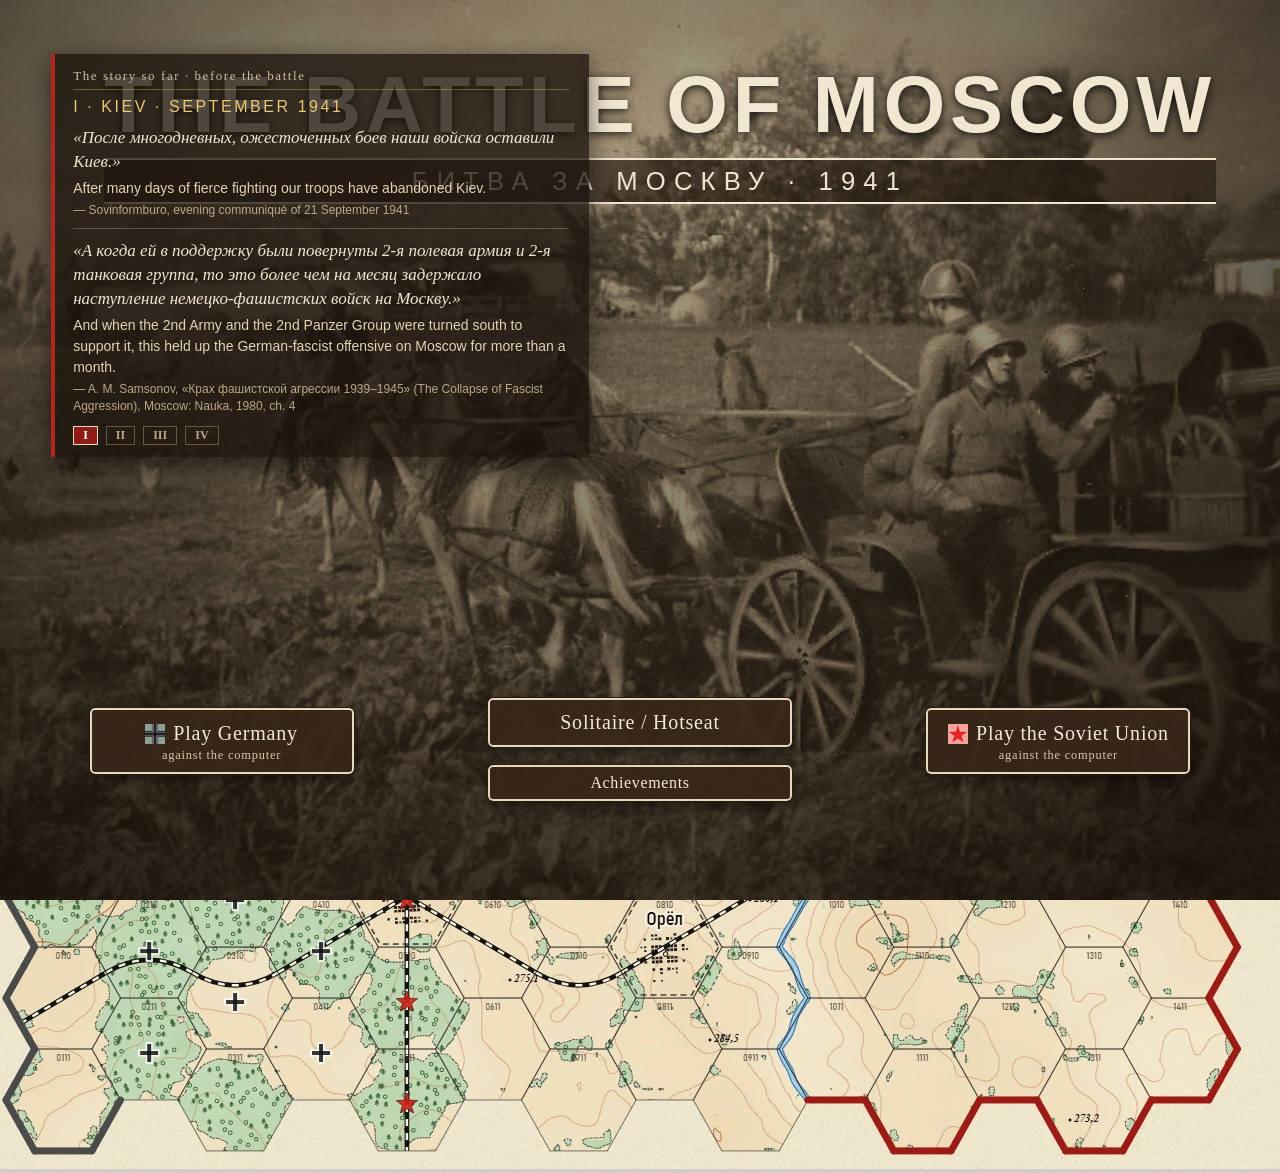
<file: index.html>
<!doctype html>
<html>
  <head>
    <meta charset="utf-8">
    <title>The Battle of Moscow</title>
    <meta name="viewport" content="width=device-width, initial-scale=0.7, user-scalable=no, viewport-fit=cover">
    <meta name="description" content="Web-based version of the Battle for Moscow wargame">
    <meta property="og:title" content="Battle for Moscow">
    <meta property="og:description" content="Web-based version of the Battle for Moscow wargame">
    <meta property="og:image" content="img/thumbnail.png">
    <meta property="og:url" content="https://oberlabs.com/b4m/">
    <meta name="twitter:card" content="summary_large_image">
    <!-- PWA Manifest -->
    <link rel="manifest" href="manifest.json">
    <meta name="theme-color" content="#d3cdc9">
    <meta name="mobile-web-app-capable" content="yes">
    <!-- Apple-specific meta tags -->
    <meta name="apple-mobile-web-app-status-bar-style" content="black-translucent">
    <meta name="apple-mobile-web-app-title" content="Battle for Moscow">
    <!-- Apple touch icons -->
    <link rel="apple-touch-icon" href="icons/icon-152x152.png">
    <link rel="apple-touch-icon" sizes="180x180" href="icons/icon-192x192.png">
    <link rel="stylesheet" type="text/css" href="css/font-awesome.min.css">
    <link rel="stylesheet" type="text/css" href="css/b4m.css" />
    <script src="js/honeycomb.min.js"></script>
    <script src="js/b4m.js"></script>
  </head>
  <body style="overflow: hidden;">
    <!-- Splash screen: the autumn of 1941 told in four steps (Kiev, Yelnya, the defence lines, Typhoon), each with
         photographs or a piece of the 1942 film «Разгром немецких войск под Москвой» behind it and the words of
         the time in the panel on the left; the scenes are built by startSplashChronicle() in b4m.js -->
    <div id="splash_background">
      <div id="splash_scenes"></div>
      <div class="splash_shade"></div>
    </div>
    <div id="splash_title">
      <div id="splash_heading">
        <div id="splash_main">The Battle of Moscow</div>
        <div id="splash_band">Битва за Москву · 1941</div>
      </div>
      <div id="splash_chronicle"></div>
      <div id="next_start">
        <img id="rotate" src="img/rotate.gif" style="width: 100px; display: none; margin: auto; margin-bottom: 60px;" />
        <div id="next_continue_button" style="display: none;">Continue Game</div>
        <div id="next_solitaire_button">Solitaire / Hotseat</div>
        <div id="achievements_button">Achievements</div>
      </div>
      <div id="next_human_vs_soviet_button" class="splash_side left"><img src="img/german_marker.png" /><div class="side_label">Play Germany</div><div class="side_sub">against the computer</div></div>
      <div id="next_human_vs_german_button" class="splash_side right"><img src="img/soviet_marker.png" /><div class="side_label">Play the Soviet Union</div><div class="side_sub">against the computer</div></div>
    </div>
    <!-- Image assets -->
    <img id="soviets" src="img/counters_soviets.png" style="display: none;">
    <img id="germans" src="img/counters_germans.png" style="display: none;">
    <img id="frame" src="img/frame.png" style="display: none;">
    <img id="delete_counter" src="img/delete_counter.png" style="display: none;">
    <img id="check_counter" src="img/check_counter.png" style="display: none;">
    <img id="arrows_counter" src="img/arrows_counter.png" style="display: none;">
    <img id="soviet_marker" src="img/soviet_marker.png" style="display: none;">
    <img id="german_marker" src="img/german_marker.png" style="display: none;">
    <img id="soviets_cavalry" src="img/counters_soviets_cavalry.png" style="display: none;">
    <!-- Map and canvas -->
    <img id="map" src="img/map_soviet_autumn.webp" width="1600" height="1139">
    <canvas id="season_overlay"></canvas>
    <canvas id="partisan_markers"></canvas>
    <canvas id="hex_highlights"></canvas>
    <canvas id="status_markers"></canvas>
    <canvas id="board"></canvas>
    <canvas id="counters_highlights"></canvas>
    <!-- Status bar -->
    <div id="turn_info" style="display: none;">
      <span id="turn_info_title"></span>
      <span id="turn_info_weather"></span>
      <span id="turn_info_air"></span>
      <div id="turn_report" style="display: none;"></div>
    </div>
    <div id="layer_toolbar" style="display: none;"><span class="layer_title">Layers</span><label title="Show the units cut off from their map edge (key S)"><input type="checkbox" id="layer_supply"> Supply<span id="supply_view_count"></span></label><label title="Show unit fatigue (key F)"><input type="checkbox" id="layer_fatigue"> Fatigue</label><label title="Show the estimated manpower of each unit (key P)"><input type="checkbox" id="layer_men"> Men</label><label title="Sound effects on or off (key M)"><input type="checkbox" id="layer_sound" checked> Sound</label><label class="map_switch" title="The map: the staff map of your own side, or one of the others">Map <select id="layer_map"><option value="auto">Your side's staff map</option><option value="soviet">Red Army General Staff</option><option value="german">German General Staff</option><option value="painted">Painted landscape</option></select></label><label class="lang_switch" title="中文 / English"><input type="checkbox" id="layer_zh"> 中文</label></div>
    <!-- HUDs -->
    <div class="hud_content">
      <div class="hud_container">
        <!-- Help -->
        <span id="help_menu" style="display: none;">
          <i class="fa fa-question-circle" aria-hidden="true"></i>
        </span>
        <span id="achievements_menu" style="display: none;" title="Achievements">
          <i class="fa fa-trophy" aria-hidden="true"></i>
        </span>
        <!-- HUD for the initial German setup phase -->
        <div id="step_0" class="hud" style="display: none;">
          <div class="hud_title">
            <img src="img/german_turn_hd.png" width="60" height="60" />
            <span>Setting Up</span>
          </div>
          <p id="step_0_tip"></p>
          <canvas id="canvas_step_0"></canvas>
          <div id="next_step_0" class="next" style="display: none;">
            <span id="next_step_0_button">
              To Combat Phase 
              <span class="next_button">
                <i class="fa fa-arrow-circle-o-right" aria-hidden="true"></i>
              </span>
            </span>
          </div>
          <div id="next_step_0_tournament" class="next" style="display: none;">
            <span id="next_step_0_tournament_button">
              To Russian Redeployment Phase 
              <span class="next_button">
                <i class="fa fa-arrow-circle-o-right" aria-hidden="true"></i>
              </span>
            </span>
          </div>
        </div>
        <!-- HUD for the Russian redeployment phase in tournament mode -->
        <div id="step_redeployment_tournament" class="hud" style="display: none;">
          <div class="hud_title">
            <img src="img/soviet_turn_hd.png" width="60" height="60" />
            <span>Redeployment Phase</span>
          </div>
          <p id="step_redeployment_tournament_tip"></p>
          <p id="skip_redeployment_tournament">
            <input type="checkbox" id="skip_to_combat_after_redeployment" name="skip_to_combat_after_redeployment" value="skip">
            <label for="skip_to_combat_after_redeployment"> No more redeployment needed</label>
          </p>
          <div id="undo_redeployment_tournament" class="next_battle_button" style="display:none;" onclick="restartPhase();">
            Undo <i class="fa fa-undo" aria-hidden="true"></i>
          </div>
          <div id="next_step_redeployment_tournament" class="next" style="display: none;">
            <span id="next_step_redeployment_tournament_button" >
              To German Combat Phase 
              <span class="next_button">
                <i class="fa fa-arrow-circle-o-right" aria-hidden="true"></i>
              </span>
            </span>
          </div>
        </div>
        <!-- HUD for the combat phase -->
        <div id="step_combat" class="hud" style="display: none;">
          <div class="hud_title">
            <img src="img/german_turn_hd.png" width="60" height="60" />
            <span>Combat Phase</span>
          </div>
          <p id="step_combat_tip"></p>
          <p id="skip_combat">
            <input type="checkbox" id="skip_to_movement" name="skip_to_movement" value="skip">
            <label for="skip_to_movement"> Go straight to movement phase</label>
          </p>
          <div id="dashboard_combat"></div>
          <p id="combat_losses" class="combat_losses"></p>
          <p id="skip_announce" style="display: none;">
            <input type="checkbox" id="skip_to_resolution" name="skip_to_resolution" value="skip">
            <label for="skip_to_resolution"> No more battle to announce</label>
          </p>
          <div id="next_step_resolve_battles" class="next" style="display: none;">
            <span id="next_step_resolve_battles_button">
              To Battles Resolution 
              <span class="next_button">
                <i class="fa fa-arrow-circle-o-right" aria-hidden="true"></i>
              </span>
            </span>
          </div>
          <div id="next_step_combat" class="next" style="display: none;">
            <span id="next_step_combat_button" >
              To Movement Phase 
              <span class="next_button">
                <i class="fa fa-arrow-circle-o-right" aria-hidden="true"></i>
              </span>
            </span>
          </div>
        </div>
        <!-- HUD for the movement phase -->
        <div id="step_movement" class="hud" style="display: none;">
          <div class="hud_title">
            <img src="img/german_turn_hd.png" width="60" height="60" />
            <span>Movement Phase</span>
          </div>
          <p id="step_movement_tip"></p>
          <p id="skip_movement" style="display: none;">
            <input type="checkbox" id="skip_to_other_player" name="skip_to_other_player" value="skip">
            <label for="skip_to_other_player"> No more movement required</label>
          </p>
          <div id="undo_movement" class="next_battle_button" style="display:none;" onclick="restartPhase();">
            Undo <i class="fa fa-undo" aria-hidden="true"></i>
          </div>
          <div id="next_step_movement" class="next" style="display: none;">
            <span id="next_step_movement_button" >
              To Other Player Turn 
              <span class="next_button">
                <i class="fa fa-arrow-circle-o-right" aria-hidden="true"></i>
              </span>
            </span>
          </div>
          <div id="next_step_final" class="next" style="display: none;">
            <span id="next_step_final_button" >
              To Final Results 
              <span class="next_button">
                <i class="fa fa-arrow-circle-o-right" aria-hidden="true"></i>
              </span>
            </span>
          </div>
        </div>
        <!-- HUD for the replacement phase -->
        <div id="step_replacement" class="hud" style="display: none;">
          <div class="hud_title">
            <img src="img/soviet_turn_hd.png" width="60" height="60" />
            <span>Replacement Phase</span>
          </div>
          <p id="step_replacement_tip"></p>
          <canvas id="canvas_step_reinforcement" style="display: none;"></canvas>
          <p id="step_replacement_count"></p>
          <p id="skip_replacement" style="display: none;">
            <input type="checkbox" id="skip_to_special_movement" name="skip_to_special_movement" value="skip">
            <label for="skip_to_special_movement"> No more replacement needed</label>
          </p>
          <div id="undo_replacement" class="next_battle_button" style="display:none;" onclick="restartPhase();">
            Undo <i class="fa fa-undo" aria-hidden="true"></i>
          </div>
          <div id="next_step_reinforcement" class="next" style="display: none;">
            <span id="next_step_reinforcement_button" >
              To Standard Replacement Phase 
              <span class="next_button">
                <i class="fa fa-arrow-circle-o-right" aria-hidden="true"></i>
              </span>
            </span>
          </div>
          <div id="next_step_replacement" class="next" style="display: none;">
            <span id="next_step_replacement_button" >
              To Special Movement Phase 
              <span class="next_button">
                <i class="fa fa-arrow-circle-o-right" aria-hidden="true"></i>
              </span>
            </span>
          </div>
        </div>
        <!-- HUD for the special movement phase -->
        <div id="step_special_movement" class="hud" style="display: none;">
          <div class="hud_title">
            <img src="img/soviet_turn_hd.png" width="60" height="60" />
            <span>Special Movement Phase</span>
          </div>
          <p id="step_special_movement_tip"></p>
          <p id="skip_special_movement" style="display: none;">
            <input type="checkbox" id="skip_to_combat" name="skip_to_combat" value="skip">
            <label for="skip_to_combat"> No more special movement needed</label>
          </p>
          <div id="undo_special_movement" class="next_battle_button" style="display:none;" onclick="restartPhase();">
            Undo <i class="fa fa-undo" aria-hidden="true"></i>
          </div>
          <div id="next_step_special_movement" class="next" style="display: none;">
            <span id="next_step_special_movement_button" >
              To Combat Phase 
              <span class="next_button">
                <i class="fa fa-arrow-circle-o-right" aria-hidden="true"></i>
              </span>
            </span>
          </div>
        </div>
        <!-- HUD for the final results -->
        <div id="final_results" class="hud" style="display: none;">
          <div class="hud_title"></div>
          <p id="final_results_tip"></p>
          <div class="next" onclick="newGame();">
            <span>
              New Game 
              <span class="next_button">
                <i class="fa fa-arrow-circle-o-right" aria-hidden="true"></i>
              </span>
            </span>
          </div>
        </div>
      </div>
    </div>
    <!-- Help content -->
    <div id="help_content" style="display: none;">
      <div id="help_toc">
        <a href="#help_sequence">Sequence of Play</a> | 
        <a href="#help_howto">How To...</a> | 
        <a href="#help_fatigue">Fatigue and Supply</a> |
        <a href="#help_winter">Winter Counteroffensive</a> | 
        <a href="#help_decisions">Command Decisions</a> | 
        <a href="#help_chronicle">Chronicle</a> | 
        <a href="#help_terrain">Terrain and Combat</a> | 
        <a href="#help_crt">Air Power, Fatigue and the Turns</a> | 
        <a id="help_close" href="#" style="font-weight: normal; font-style: italic;">Close</a>
      </div>
      <div id="help_body">
      <div id="help_sequence" class="help_section_title">Sequence of Play</div>
      <p>Here is a summary of the procedure of each game turn embedded in this implementation of Battle for Moscow. For more details on this and other base characteristics of the game, please consult the <a href="rules.html" target="_blank">rules</a>.</p>
      <h4>German Player Turn</h4>
      <ol>
        <li><strong>German Replacement Phase</strong>: the Germans receive replacements (except during turn 1).</li>
        <li><strong>German (Special) Panzer Movement Phase</strong>: all German armor/panzer units may move.</li>
        <li><strong>German Combat Phase</strong>: all German units may attack.</li>
        <li><strong>German Movement Phase</strong>: all German units may move (including panzers that moved in Phase 2).</li>
      </ol>
      <h4>Russian Player Turn</h4>
      <ol start="5">
        <li><strong>Russian Replacement Phase</strong>: the Russians receive replacements (plus 1 reinforcement during turn 4).</li>
        <li><strong>Russian (Special) Rail Movement Phase</strong>: all Russian units that begin this Phase on a rail line may move along it.</li>
        <li><strong>Russian Combat Phase</strong>: all Russian units may attack.</li>
        <li><strong>Russian Movement Phase</strong>: all Russian units may move (including those that moved by rail in Phase 6).</li>
      </ol>
      <div id="help_howto" class="help_section_title">How To...</div>
      <div style="display: inline-block;">
        <h4>... Add Battles</h4>
        <img src="img/help_add_battles.png" style="float: right; padding-left: 10px;"/>
        <p>When entering a combat phase, start clicking on defending units that you wish to attack.</p>
        <p>For each of them,  all available attacking units are highlighted and the corresponding battle odds are automatically calculated and displayed on the dashboard.</p>
        <p>Click on the <i class="fa fa-plus-circle" aria-hidden="true"></i> sign to add this battle to the list that will be resolved during the next step, and proceed to selecting the next battles of this turn if any.</p>
      </div>
      <div style="display: inline-block;">
        <h4>... View Cities' Control</h4>
        <img src="img/help_view_cities.png" style="float: right; padding-left: 10px;"/>
        <p>Who controls the cities at the end of the game decides the winner. Each city is worth victory points: Moscow 5, Tula 3, Smolensk 3, every other city 1. At the end of Game Turn 9 the Russian points are compared with what the Red Army held at that date in 1941 (Moscow, Tula and Ryazan: 9 points): more is a Russian victory, fewer a German one, the same is the historical result. A German army still holding Moscow at the end wins decisively. Click the turn bar at any time to see the current points and a note on the history of the turn.</p>
        <p>Each city's control is with the army whose units were the last ones to have entered that city.</p>
        <p>In order to assess which city is under which army's control at any point throughout the game, simply click on the <strong>turn information</strong> bar to open a summary and highlight the cities' current status on the map. Then, click again on the turn information to close the view.</p>
      </div>
      <h4>... Show unit status on the map</h4>
      <p>Tick a box in the <strong>Layers</strong> bar at the top left to show a status on the map; nothing is shown while the boxes are unticked. <strong>Supply</strong>: every unit cut off from its map edge (not in communication) gets a red dashed frame and its hex is shaded, and the bar counts them for both sides. <strong>Fatigue</strong>: a tired unit gets a bar of three segments under it, one filled segment per fatigue level. Press <strong>S</strong> or <strong>F</strong> to switch these layers on or off.</p>
      <p><strong>Achievements</strong> (the trophy next to the help, or the button on the title screen): 19 achievements, for the Red Army, for the Wehrmacht and for both sides, kept in your browser from one game to the next. Each is shown with a decoration of the time, photographed: an order, a medal, a badge, the title of Guards or the certificate of the medal for the defence of Moscow. A side's achievements are earned only by a human playing that side; in a game for two players at one screen, by either. They change nothing in the rules.</p>
      <div id="help_men" class="help_section_title">Manpower, Losses and Sound</div>
      <p>The rules give a German corps about 25,000 soldiers and a Russian army about 40,000; this version counts the 1st Shock Army as 50,000 and a Guards cavalry corps as 15,000. Every step lost costs half of a unit's men. During a Combat Phase the losses of the battles fought so far are shown under the battle table; the losses of the whole campaign and their ratio are shown in the turn report (click the turn bar) and at the end of the game; tick <strong>Men</strong> in the Layers bar (key P) to see the estimated manpower of each unit on the map.</p>
      <p>Sound effects (key M to switch them off) are synthesised in the browser: the German attacks open with a battery of 15 cm heavy howitzers, the Russian ones with a real recording of the Soviet artillery preparation of 6 December 1941, the morning of the counter-offensive (from the 1942 film «Разгром немецких войск под Москвой» by L. Varlamov and I. Kopalin), the 1st Shock Army with a Katyusha salvo, and in winter the Russian infantry charges with a "Ura!". Moving infantry marches (on snow in winter), panzers are a real recording (the original Maybach engine of Tiger 131 at Bovington, starting and running), and cavalry gallops. A Luftwaffe air attack plays a Ju 87 diving with its siren, cut from a 1940 film; a Soviet air attack plays the AM-38 engine of an Il-2 shturmovik flying over at low level, cut from a 1943 film of the Soviet Air Force research institute. When the counteroffensive begins on turn 8, a 1941 recording of the March of the Defenders of Moscow (music by B. Mokrousov, words by A. Surkov) is played. Events and the end of the game have their music: the partisan war, the Song of the Far Eastern Partisans (Red Army Choir, 1939); a shock army, the March of the Artillerymen; the end of the game, for the Red Army the March of the Defenders of Moscow (a complete victory, the Hearts of Iron IV arrangement), I Was Killed near Rzhev (Tvardovsky, music by Ivan Karpov: the historical result), the Nightingales (a narrow victory) or Dark Is the Night (Mark Bernes, 1943, a defeat), and for the Germans the marching song of the Waffen-SS in victory and, in defeat, Lili Marleen (Lale Andersen, 1939: halted before Moscow), Die Moorsoldaten (Ernst Busch, 1938: a retreat) or The Rising Sun Blues (Georgia Turner, 1937: the front broken). The German dispatches of the fall of Moscow and of the second stage of Typhoon play the Russlandlied of 1941 (Vorwärts nach Osten!), the Soviet one of the second stage the 1941 recording of the March of the Defenders of Moscow; when a whole army is destroyed, the winner hears the music of its decisive victory (the Waffen-SS march, or the March of the Defenders of Moscow in the Hearts of Iron IV arrangement) and the loser that of its worst defeat (Dark Is the Night, or The Rising Sun Blues); those of the halt order and of the bands in the rear Erika (Herms Niel's band), and the German setbacks (Moscow lost, a depot lost, Tula not taken) Lili Marleen. The first Soviet town the Germans take in a game is announced on a banner: to the German player with a song of the "Ostland", the colonisation of the East (Nach Ostland laßt uns reiten or Nach Ostland geht der Ritt, one game after the other); to the Russian player by the Soviet Information Bureau, without music. At the start of the German turn 6 the dispatch "The European crusade" (the French Legion of volunteers against Bolshevism comes up to the front west of Moscow) plays the song of the Spanish Blue Division.</p>
      <div id="help_fatigue" class="help_section_title">Fatigue and Supply</div>
      <p>Units get tired when they fight, and even more when they are cut off from their map edge. Fatigue is counted in points; every 4 points is one level (at most level 3). A turn is one to two weeks: a unit that attacks every turn is tired after 4 turns and exhausted after 8, like the German divisions of Operation Typhoon by December.</p>
      <ul>
        <li><strong>On the map</strong> (Fatigue layer): one box per level; the points towards the next level fill the next box part of the way.</li>
        <li><strong>Gaining fatigue</strong>: +1 for each attack, +1 for being attacked (unless the result is NE), +3 at the start of each turn spent cut off from the map edge (+2 more if it is completely surrounded: every hex around it is an enemy unit or in an enemy ZOC), +1 for a German unit within 2 hexes of a railway cut by the partisans, and in winter, for German units without winter clothing (see Command Decisions), +2 per turn outside the towns, which rest and the rear do not offset, and +1 in a town other than Moscow, Tula and Smolensk (a fallen Moscow counts as a town). While Moscow is in German hands, every Russian unit gains +1 at the start of each Russian turn, until the city is retaken.</li>
        <li><strong>Recovering</strong> (at the start of the unit's turn, only if it is in communication and not near a cut railway): -1 if it neither attacked nor was attacked since its previous turn, -2 instead if it also did not move (rest); -1 more if it is in the rear, with no enemy unit within 3 hexes (for the Germans, no partisan band within 2 hexes either); and in a city controlled by its side, -1 more in a town and -2 more in Moscow or Tula (a fallen Moscow counts as a town). A unit resting in the rear in Moscow thus loses 5 points a turn, one resting at the front 2. A replacement that brings it back to full strength removes all its fatigue, and a replacement step spent on a full-strength unit in communication clears all its fatigue: useful when no unit is off the map to be rebuilt.</li>
        <li><strong>Level 1, tired</strong>: no effect on combat yet, in attack or in defence: it is a warning.</li>
        <li><strong>Level 2, exhausted</strong>: the unit attacks at half its strength, but still defends at full strength; when a battle with exhausted attackers ends in DE or DRL, the most exhausted attacker loses 1 step as well.</li>
        <li><strong>Level 3, broken</strong>: it cannot attack; it defends at half its strength, and a DR result against it becomes DRL.</li>
      </ul>
      <p>In the battle table, a side weakened by fatigue shows its full strength struck through, then, in orange, the strength it really fights with (point at it for the details): for example two exhausted armies of 4 attacking show <s>8</s> 4, and a broken army of 10 defending shows <s>10</s> 5 (half of 10). The odds are worked out with the reduced strength, so fatigue changes the odds only when it pushes them under a column.</p>
      <h4>Stocks of the major cities</h4>
      <p>Moscow (up to 4 stock points) and Tula (up to 3) stockpile supplies for their garrison: at the start of the owner's turn the city gains 1 stock point if it is in communication and no enemy unit is within 2 hexes. Both start the game full. A garrison cut off in such a city lives on the stocks: as long as they last, it gains only +1 fatigue per turn (+2 if completely surrounded) and uses 1 stock point per turn (2 if completely surrounded). A city that changes hands loses its stocks; Moscow, once it has fallen, has none any more. The Supply layer shows the stocks next to the city, a completely surrounded unit with a solid red frame, and a garrison living on its stocks with an orange frame.</p>
      <p><strong>Tula holds out</strong>: if the Russian garrison of Tula is cut off at the start of a Russian turn and a move later reopens its line of communication while the city is still Russian, a full-screen dispatch announces the relief to each side, once: the units in Tula lose 4 fatigue, its stocks are full again and the Russians get 1 more replacement step next turn. (In 1941 Guderian never closed the ring: 5 to 6 km were missing.)</p>
      <h4>Air superiority and interdiction</h4>
      <p>The strength of each air force over the Moscow direction is shown under the date in the turn bar (point at it for the details). In the movement phases (rail and panzer movement included) and in retreats after combat (not advances), each unit that moves faces the enemy aircraft: on a die roll up to the enemy air strength less the cover of the most exposed hex of its march, it is bombed and gains 2 fatigue at once (a burst marks it until the end of the phase). Cover: a forest, a town and, for the Russians, a defence line give 1; a major city and, for the Russians, the air defence of Moscow within 2 hexes of it give 2; the Russian garrison of Moscow is never bombed. Once Moscow has fallen it is an ordinary town, without air defence.</p>
      <ul>
        <li><strong>Turns 1 and 2: Luftwaffe 3, Soviet 1.</strong> Luftflotte 2 flew more than 4,000 sorties in the first five days of Typhoon; on 10 October 537 sorties struck the Western Front breaking out of the Vyazma pocket.</li>
        <li><strong>Turns 3 and 4: Luftwaffe 1, Soviet 2.</strong> The German forward airfields sank in the mud, while the Soviet air force flew from the permanent airfields around Moscow.</li>
        <li><strong>Turn 5: 2 and 2.</strong> Part of Luftflotte 2 left for the Mediterranean in mid-November; the Soviets gathered some 1,000 aircraft around Moscow.</li>
        <li><strong>Turns 6 and 7: Luftwaffe 1, Soviet 2.</strong> Only VIII Fliegerkorps was left with Army Group Centre.</li>
        <li><strong>Turn 8: Luftwaffe 1, Soviet 3; turn 9: Luftwaffe 1, Soviet 4.</strong> Some 1,000 Soviet aircraft against about 600 at the start of the counteroffensive; Soviet accounts speak of operational air superiority from 5 December, and the retreating German columns jammed on the roads were bombed day and night.</li>
      </ul>
      <h4>Smolensk, the German supply base</h4>
      <p>The German standard-gauge railway reached Smolensk on 16 August 1941, and Smolensk was the main forward base of Army Group Centre: the trains unloaded there and trucks carried everything on to the front, 250 to 300 km by November. For Typhoon the army group laid in depots at Gomel, Roslavl, Smolensk and Vitebsk (K. Reinhardt); to fill them it needed 27 trains a day in September and 29 in October, and got 22 at the end of September and in October, 20 in November. Smolensk is a class of its own:</p>
      <ul>
        <li>It defends like a major city (the attack loses one odds column; a full-strength defender turns a DR into a step loss and does not retreat). German units in it gain no winter fatigue and recover as in Moscow or Tula. It is worth 3 victory points, and partisans cannot rise in it.</li>
        <li><strong>Railheads</strong>: Smolensk; Roslavl, the depot behind the southern half of the front (Gomel and Vitebsk, the other two depots, lie off the map); and from turn 4 (1 November; the converted line was used as far as Vyazma from 23 October) Vyazma. Roslavl and Vyazma count while they are German-held and in communication. A German unit more than 6 hexes from the nearest railhead (4 in the mud of turns 3 and 4) cannot recover fatigue at the start of its turn: the truck columns cannot keep up. The Supply layer frames these units in gold dashes and labels the railheads.</li>
        <li>While Smolensk is lost or cut off from the west map edge, no German unit recovers fatigue and the Germans get no replacements, until it is retaken or reconnected.</li>
        <li><strong>Taking a German depot</strong>: when the Russians take Smolensk, Roslavl or (from turn 4) Vyazma, a full-screen dispatch announces it to each side, once for each depot. The stocks are captured: the Russians get 1 more replacement step next turn (besides the liberation) and their units in and next to the city lose 4 fatigue; the German units that drew on the depot (within 6 hexes of it, 4 in the mud) and are now beyond the reach of every railhead gain 2 fatigue at once.</li>
      </ul>
      <h4>Moscow, the regulating station of the fronts</h4>
      <p>Ten railway lines met in Moscow, and most of the supplies for the Western Front were sent there first and distributed from its stations: "in essence Moscow was the regulating station", wrote I. V. Kovalev. On 15 October 1941 the government and the People's Commissariat of Defence left for Kuibyshev and the General Staff for Arzamas, 498 factories were evacuated, and stations further east (Ivanovo, Vladimir, Ryazan) took part of the load; but the front depots stayed in and around Moscow, with 57 hospitals in the city. Moscow is a class of its own, until it falls:</p>
      <ul>
        <li><strong>The defences of the capital</strong>: an attack on the Russian garrison of Moscow loses two odds columns instead of one, and the garrison never retreats: a DR has no effect, and a DRL or an exchange costs it a step without a retreat.</li>
        <li><strong>Depots and hospitals</strong>: while Moscow is Russian and in communication, Russian units in it recover 3 more fatigue points instead of 2, and Russian units 1 or 2 hexes from it recover 1 more point.</li>
        <li><strong>If Moscow falls</strong>: the Russians blow up the factories, the depots and the metro before they give it up, as the State Defence Committee had ordered on 15 October, and the Germans set about razing the city. From then on Moscow is a ruin for good, an ordinary town for whoever holds it: no defences of the capital (no extra column, a DR works as usual), no air defence, no stocks, no depots, and it no longer takes Russian replacements out of communication. German units in it get no city recovery. While it is in German hands, every Russian unit gains 1 fatigue at the start of each Russian turn, until the city is retaken. It still counts 5 victory points. A full-screen dispatch announces the fall to each side.</li>
        <li><strong>Moscow retaken</strong>: if the Russians take the fallen city back, a full-screen dispatch announces it to each side, once: every Russian unit loses 2 fatigue and every German unit gains 1. The city stays a ruin.</li>
      </ul>
      <h4>Liberated cities</h4>
      <p>A city changes hands when an enemy unit enters it; a unit retreating through a city does not take it. German control lasts only while the Germans hold the city: as soon as a Russian attack eliminates or drives out its German garrison, the city is Russian again, even if no Russian unit advances into it, and the Germans can no longer bring replacements into it. When the Russians take a German-held city during the Russian turn, the city is liberated: the Russians get 1 extra replacement step in their next Replacement Phase and the liberating unit loses one level of fatigue. A city is taken only by a unit that moves or advances into it: replacements and reinforcements cannot be placed in a city the enemy holds, not even on the Russian map edge (Ryazan).</p>
      <div id="help_winter" class="help_section_title">Winter Counteroffensive</div>
      <p>The game continues into the Russian winter counteroffensive and ends after <strong>Game Turn 9</strong> (December 15th, 1941). Turns 8 and 9 are winter turns.</p>
      <h4>Turn 8: the Stavka reserves are committed</h4>
      <ul>
        <li><strong>1st and 2nd Guards Cavalry Corps</strong> (Belov and Dovator, 6-6) enter on the red-bordered map edge, like the 1st Shock Army on turn 4.</li>
        <li><strong>3 ski battalions</strong> reinforce infantry armies that are in communication (a pair of skis left of the unit symbol).</li>
        <li><strong>2 partisan bands</strong> form behind the German lines (1 more on turn 9, at most 6 bands on the map).</li>
      </ul>
      <h4>Cavalry</h4>
      <p>A cavalry corps may keep moving after it enters its first hex in an enemy Zone of Control during a phase, but must stop when it enters a second one.</p>
      <h4>Ski-reinforced armies</h4>
      <p>During winter turns, a ski-reinforced army spends only 1 Movement Point to enter a forest hex, and if at least one ski-reinforced army takes part in an attack, the forest does not reduce the odds. An army loses its ski battalions when it is eliminated.</p>
      <h4>Partisans</h4>
      <p>The partisans are in the field before Operation Typhoon begins. Soviet records show detachments fighting behind the German lines since the summer of 1941: the game starts with two bands of strength 2, the Klintsy detachment in the forests west of Bryansk (hex 0109) and the «Alexei» detachment on the border of the Smolensk and Kalinin regions (hex 0101, the north-western corner of the map). Other detachments were left behind in advance, with their bases chosen in the forests: when the Germans take <strong>Bryansk</strong> (strength 2), <strong>Vyazma</strong>, <strong>Rzhev</strong> or <strong>Mozhaisk</strong> (strength 1), the town's group goes into the nearest free forest hex within 2 hexes, not next to a German unit, at the start of the next Russian reinforcement step, and acts from the following turn. If the Red Army retakes the town first, the group stays where it is.</p>
      <p>A band forms on an empty forest hex behind the German lines (cut off from Russian communication, or farther from Moscow than the German front) and not next to a German unit, with strength 1 (at most 3; the NKVD detachments dropped on turn 3 start with 2). German lines of communication cannot pass through a band's hex (a band has no zone of control: the hexes around it do not stop German supply or movement), and Russian units in or next to it are in communication. At the start of each Russian turn, every band that did not just form may take one action (click a band on the map to give it its orders):</p>
      <ul>
        <li><strong>Raid</strong>: ambush the supply columns of a German unit within 2 hexes: it gains 2 fatigue points for each strength point of the band (a band of strength 3 makes it tired at once), and it cannot recover any fatigue at the start of the next German turn.</li>
        <li><strong>Sabotage rail</strong>: cut the German supply line by blowing up the railway in a hex within 1 hex (red cross). Only the Russians move by rail in this game, but the German armies depended on the railways for their ammunition, fuel and food: for the next two German turns, German units within 2 hexes of the cut gain +1 fatigue at the start of their turn and cannot recover.</li>
        <li><strong>Guide the army</strong>: this turn, Russian attacks on German units within 1 hex of the band gain one odds column.</li>
        <li><strong>Rise in a town</strong>: a German-held town within 2 hexes, with no German unit in it or next to it, when the bands within 2 hexes of the town total 3 strength or more. Roll a die: on a roll up to their total strength (at most 5) the town rises and becomes Russian (a red flag, +1 Russian replacement step); otherwise every band taking part loses 1 strength. A German unit entering the town takes it back.</li>
        <li><strong>Move</strong> to an empty forest hex within 2 hexes, or <strong>Recruit</strong> (+1 strength, only with no German unit within 2 hexes).</li>
      </ul>
      <p>The Germans fight back: a German unit entering a band's hex sweeps it, and the German player chooses how: a <strong>full sweep</strong> destroys the band but costs the unit 4 fatigue points for each strength point of the band; <strong>driving it off</strong> costs only 2 fatigue points, but the band merely loses 1 strength and slips away into a forest within 2 hexes not next to German units (with no such refuge, it scatters). Also, at the start of each German turn every band next to a German unit loses 1 strength. In 1941 the occupation authorities answered the partisans with mass terror: an order of 16 September 1941 set 50 to 100 executions of hostages for each German soldier killed. The terror only widened the partisan movement.</p>
      <h4>Hitler's stand-fast order</h4>
      <p>From Game Turn 9 (the order of 16 December 1941), a German unit at full strength defending in any city converts a DR result into a step loss and does not retreat, as in a major city, unless the German commanders chose an elastic defence (see Command Decisions).</p>
      <div id="help_decisions" class="help_section_title">Command Decisions and Weather</div>
      <p>At key moments of the campaign you sit at the desk of the Stavka, the General Staff, the NKVD or the OKH and settle what the units on the map cannot settle by themselves: the rail capacity, a special brigade, a parade, the strategic reserves, Hitler's orders. Before that side's turn starts, a dispatch describes the situation, with the documents and broadcasts of the time. <strong>Point at an order</strong> (or tap it once on a touch screen) to see exactly what it does to the game, then click it to give it; the dispatch then tells what was actually done in 1941. When the computer plays a side, it takes the historical choice and a banner announces it. The decisions taken are listed in the turn report (click the turn bar).</p>
      <p>The counteroffensive of 5 and 6 December (turn 8) and the radio bulletin of 13 December (turn 9) are announced the same way, with a single order. The pockets of Vyazma and Bryansk: in October 1941 seven Soviet armies were cut off before the mud (the 19th, 20th, 24th and 32nd at Vyazma, the 3rd, 13th and 50th at Bryansk). If the Red Army has lost as much as seven armies, 280,000 men or more, by the time the mud begins (the start of the German turn 3), a full-screen dispatch announces it to each side. Typhoon, the second stage: at the start of the German turn 5 (16 November), if Moscow still holds, a dispatch to each side announces that the Germans resume the offensive on Moscow (after the conference at Orsha: the panzer groups towards Klin and Solnechnogorsk in the north, Guderian round Tula in the south); the rules do not change. A whole army destroyed: when one side has no unit left on the map, a dispatch to each side announces it (once per game for each side); the rules do not change, and that side brings units back with its reinforcements and replacements as usual.</p>
      <p>Winter clothing: Army Group Centre needed some 26 to 30 trains a day and received 8 to 10 at its railheads. Woollens and gloves for nearly two million men, at some 5 kg a man, make some 10,000 tonnes, about 20 trains of 500 tonnes: two days of everything that reached the front. In the game they cost the German replacement steps of two turns.</p>
      <div id="help_decisions_list"></div>
      <p>The turn bar shows the typical weather around Moscow at the date of the turn. What changes the game:</p>
      <ul>
        <li><strong>Mud, turns 3 and 4</strong>: outside the rail phase a unit moves only 1 hex per move; panzer attack strength is halved; German units must be within 4 hexes of a railhead instead of 6 to recover. The map turns brown.</li>
        <li><strong>Frozen ground, turn 5</strong>: the mud is over, movement as usual.</li>
        <li><strong>Snow, turns 6 and 7</strong>: the winter map; the rules do not change.</li>
        <li><strong>Winter, turns 8 and 9</strong>: German units without winter clothing (see the decision of turn 5) gain 2 fatigue a turn outside the towns, which rest and the rear do not offset (out in the open they cannot rest the cold away), and 1 in a town (none in Moscow, Tula and Smolensk); ski-reinforced Russian armies cross forests at no extra cost and forests give no shift against them.</li>
      </ul>
      <div id="help_chronicle" class="help_section_title">Chronicle</div>
      <p>A note on the history of each turn (also shown when you click the turn bar).</p>
      <div id="help_chronicle_list"></div>
      <p style="font-size: 0.9em;">Sources: A. M. Samsonov's history of the battle of Moscow (militera.lib.ru/h/samsonov2); the General Staff study of the Moscow operation of the Western Front, 16 November 1941 - 31 January 1942, edited by B. M. Shaposhnikov (1943).</p>
      <div id="help_terrain" class="help_section_title">Terrain and Combat</div>
      <div id="help_terrain_img" class="help_charts terrain_chart"></div>
      <div id="help_crt" class="help_section_title">Air Power, Fatigue and the Turns</div>
      <div id="help_crt_img" class="help_charts crt_chart"></div>
      </div>
      <div id="help_toc_zh" class="help_zh" style="display: none;">
        <a href="#zh_sequence">回合顺序</a> |
        <a href="#zh_howto">操作说明</a> |
        <a href="#zh_fatigue">疲劳与补给</a> |
        <a href="#zh_winter">冬季反攻</a> |
        <a href="#zh_decisions">指挥决策</a> |
        <a href="#zh_chronicle">编年史</a> |
        <a href="#zh_terrain">地形与战斗</a> |
        <a href="#zh_crt">空军、疲劳与回合</a> |
        <a id="help_close_zh" href="#" style="font-weight: normal; font-style: italic;">关闭</a>
      </div>
      <div id="help_body_zh" class="help_zh" style="display: none;">
      <div id="zh_sequence" class="help_section_title">回合顺序</div>
      <p>下面是本游戏每个回合的流程概要。更多细节和基本规则请查阅<a href="rules.html" target="_blank">规则书</a>（英文）。</p>
      <h4>德军回合</h4>
      <ol>
        <li><strong>德军补充阶段</strong>：德军获得补充兵（第 1 回合除外）。</li>
        <li><strong>德军（特殊）装甲移动阶段</strong>：所有德军装甲部队可以移动。</li>
        <li><strong>德军战斗阶段</strong>：所有德军部队可以进攻。</li>
        <li><strong>德军移动阶段</strong>：所有德军部队可以移动（包括在第 2 阶段已经移动过的装甲部队）。</li>
      </ol>
      <h4>苏军回合</h4>
      <ol start="5">
        <li><strong>苏军补充阶段</strong>：苏军获得补充兵（第 4 回合另有一支增援部队）。</li>
        <li><strong>苏军（特殊）铁路机动阶段</strong>：本阶段开始时位于铁路上的所有苏军部队可以沿铁路移动。</li>
        <li><strong>苏军战斗阶段</strong>：所有苏军部队可以进攻。</li>
        <li><strong>苏军移动阶段</strong>：所有苏军部队可以移动（包括在第 6 阶段已经沿铁路移动过的部队）。</li>
      </ol>
      <div id="zh_howto" class="help_section_title">操作说明</div>
      <div style="display: inline-block;">
        <h4>……添加战斗</h4>
        <img src="img/help_add_battles.png" style="float: right; padding-left: 10px;"/>
        <p>进入战斗阶段后，点击你想进攻的敌方部队。</p>
        <p>每点一个防守部队，所有能参加进攻的部队都会高亮，兵力比会自动计算并显示在面板上。</p>
        <p>点击 <i class="fa fa-plus-circle" aria-hidden="true"></i> 把这场战斗加入下一步要结算的列表，然后继续选择本回合的其他战斗。</p>
      </div>
      <div style="display: inline-block;">
        <h4>……查看城市归属</h4>
        <img src="img/help_view_cities.png" style="float: right; padding-left: 10px;"/>
        <p>游戏结束时谁控制哪些城市，决定胜负。每座城市都有胜利点：莫斯科 5 点，图拉 3 点，斯摩棱斯克 3 点，其他城市各 1 点。第 9 回合结束时，把苏军的胜利点和 1941 年同一天红军实际控制的城市（莫斯科、图拉和梁赞，共 9 点）相比：多于 9 点是苏军胜利，少于 9 点是德军胜利，相等就是历史结果。德军如果到最后仍占着莫斯科，就是德军决定性胜利。任何时候点击回合栏，都能看到当前的胜利点和本回合的历史注释。</p>
        <p>一座城市归最后进入它的一方控制。</p>
        <p>想知道某个时刻每座城市归谁，点击<strong>回合栏</strong>打开概要，地图上会标出各城市当前的归属；再点一次回合栏关闭。</p>
      </div>
      <h4>……在地图上显示部队状态</h4>
      <p>勾选左上角<strong>图层</strong>栏里的方框，地图上才会显示对应的状态；不勾选时什么都不显示。<strong>补给</strong>：所有与己方地图边缘失去联系（不在交通线上）的部队都会加上红色虚线框，所在格子变暗，栏里会统计双方被切断的部队数。<strong>疲劳</strong>：疲劳的部队下面有一条三格的疲劳条。按 <strong>S</strong> 或 <strong>F</strong> 键也能开关这两个图层。</p>
      <p><strong>成就</strong>（地图上帮助按钮旁边的奖杯，或开局画面上的按钮）：共 19 个成就，分苏军、德军和通用三类，保存在你的浏览器里，跨局累计。每个成就都配一张当年真实勋章、奖章、徽章、荣誉称号或奖章证书的照片。某一方的成就只有人类玩家扮演这一方时才能获得；双人轮流时双方都能获得。成就不改变任何规则。</p>
      <div id="zh_men" class="help_section_title">兵力、战损与声音</div>
      <p>规则书把一个德军军算作约 25,000 人，一个苏军集团军约 40,000 人；本版本把突击第 1 集团军算作 50,000 人，一个近卫骑兵军算作 15,000 人。每损失一级，就损失该部队一半的兵力。战斗阶段中，战斗表下方显示本轮已打的战斗造成的损失；整场战役的累计损失和战损比显示在回合报告（点击回合栏）和终局画面里；勾选图层栏里的<strong>兵力</strong>（P 键），可以在地图上看到每支部队的估计兵力。</p>
      <p>音效（M 键开关）：德军进攻开场是一个 15 厘米重榴弹炮连的齐射，苏军是 1941 年 12 月 6 日反攻当天早晨炮火准备的真实录音（取自 1942 年 Л. 瓦尔拉莫夫和 И. 科帕林的纪录片《莫斯科城下德军的覆灭》），突击第 1 集团军是喀秋莎齐射，冬季苏军步兵冲锋时会喊“乌拉！”。步兵移动时是齐步行军声（冬季是踩雪声），装甲部队是真实录音（博文顿博物馆虎式 131 号原装迈巴赫发动机的点火和运转），骑兵是马蹄声。德国空军空袭时，播放 1940 年影片里斯图卡（Ju 87）开着警报俯冲的真实声音；苏联空军空袭时，播放伊尔-2 强击机低空掠过的声音，用的是 1943 年苏联空军科学研究所影片里 AM-38 发动机的真实录音。第 8 回合反攻开始时，播放 1941 年录制的《莫斯科保卫者之歌》（B. 莫克罗乌索夫作曲，A. 苏尔科夫作词）。事件和终局也有配乐：游击战争是《远东游击队之歌》（红军合唱团，1939 年）；突击集团军出场是《炮兵进行曲》；终局时，苏军全胜是《莫斯科保卫者之歌》（《钢铁雄心 4》版），历史结果是《我在勒热夫城下阵亡》（特瓦尔多夫斯基作词，伊万·卡尔波夫作曲），险胜是《夜莺》，失败是《黑夜》（马克·别尔涅斯，1943 年）；德军胜利是武装党卫军的行军歌；德军失败时，“在莫斯科城下止步”是《莉莉·玛莲》（拉莉·安德森，1939 年），“中路后撤”是《沼泽地士兵》（恩斯特·布希，1938 年），“战线被突破”是《日升之屋》（佐治亚·特纳，1937 年录音）。德军“莫斯科已被攻占”和“台风行动第二阶段”文书配 1941 年的《俄罗斯之歌》（向东进军！），苏军“敌人恢复对莫斯科的进攻”文书配 1941 年录制的《莫斯科保卫者之歌》；全军覆没时，胜方配本方大胜的音乐（武装党卫军行军歌，或《钢铁雄心 4》版《莫斯科保卫者之歌》），败方配本方最惨败的音乐（《黑夜》或《日升之屋》）；死守令和后方游击队文书配《Erika》（赫姆斯·尼尔管乐队），德军失利的文书（莫斯科失守、补给仓库失守、图拉没有拿下）配《莉莉·玛莲》。每局德军攻下第一座苏联城镇时弹出一次横幅：德军玩家看到国防军公报，配一首纳粹“东方土地”殖民歌（《Nach Ostland laßt uns reiten》和《Nach Ostland geht der Ritt》按局轮流）；苏军玩家看到苏联情报局的“我军撤出了某城”，不放音乐。德军第 6 回合开始时弹出“欧洲十字军”文书（法国反布尔什维主义志愿军团开到莫斯科以西前线），配西班牙蓝色师的歌。</p>
      <div id="zh_fatigue" class="help_section_title">疲劳与补给</div>
      <p>部队打仗会疲劳，被切断与己方地图边缘的联系时疲劳得更快。疲劳按点数计算，每 4 点为一级（最高 3 级）。一个回合相当于一到两周：每回合都进攻的部队，4 个回合后疲劳，8 个回合后疲惫，就像“台风”行动的德军各师到 12 月时那样。</p>
      <ul>
        <li><strong>地图上</strong>（疲劳图层）：每一级一格；不满一级的点数按比例填进下一格。</li>
        <li><strong>疲劳增加</strong>：每进攻一次 +1，每被进攻一次 +1（结果为 NE 时除外）；每个回合开始时如果被切断与地图边缘的联系 +3（如果被完全包围，即周围每个格子都是敌军或在敌方控制区内，再 +2）；德军部队在被游击队炸断的铁路 2 格内 +1；冬季没有冬装的德军（见“指挥决策”）在城镇外每回合 +2，原地休整和后方恢复都不能抵消；在莫斯科、图拉和斯摩棱斯克以外的城镇里 +1（陷落后的莫斯科按城镇算）。莫斯科在德军手中期间，苏军每支部队在每个苏军回合开始时 +1，直到夺回莫斯科。</li>
        <li><strong>疲劳恢复</strong>（在该部队所属一方的回合开始时，只有在交通线上、且不在被炸断的铁路附近时才恢复）：自上一回合以来既没有进攻也没有被进攻 -1；如果也没有移动（休整）则改为 -2；在后方（3 格内没有敌军部队；德军还要求 2 格内没有游击队）再 -1；在己方控制的城市里，小城镇再 -1，莫斯科和图拉再 -2（陷落后的莫斯科按城镇算）。所以在莫斯科后方休整的部队每回合恢复 5 点，在前线休整只恢复 2 点。补充兵把部队恢复到满编时，清除它的全部疲劳；一级补充兵员用在一支有补给的满编部队上，可清除它的全部疲劳：在没有被消灭的部队需要重建时很有用。</li>
        <li><strong>1 级，疲劳</strong>：进攻和防守都还不受影响，只是一个警告。</li>
        <li><strong>2 级，疲惫</strong>：进攻时只有一半兵力，防守时仍是满兵力；有疲惫部队参加的进攻如果结果是 DE 或 DRL，最疲惫的进攻部队也要损失 1 级。</li>
        <li><strong>3 级，崩溃</strong>：不能进攻；防守时只有一半兵力，对它的 DR 结果变成 DRL。</li>
      </ul>
      <p>在战斗表里，因疲劳而削弱的一方会把原兵力划掉，后面用橙色显示实际参战的兵力（鼠标放上去看详细说明）：例如两个疲惫的 4 兵力集团军进攻时显示 <s>8</s> 4，一个崩溃的 10 兵力集团军防守时显示 <s>10</s> 5（10 的一半）。比例按削弱后的兵力计算，所以只有当疲劳让比例掉到下一栏时，才会影响兵力比。</p>
      <h4>大城市的储备</h4>
      <p>莫斯科（最多 4 点储备）和图拉（最多 3 点）为守军囤积物资：在控制方回合开始时，如果城市在交通线上、且 2 格内没有敌军，就增加 1 点储备。游戏开始时两城都是满的。被切断在这类城市里的守军靠储备生活：只要储备还在，每回合只加 +1 疲劳（被完全包围时 +2），并消耗 1 点储备（被完全包围时 2 点）。城市易手时储备清零；莫斯科一旦陷落就再也没有储备。补给图层会在城市旁显示储备，用红色实线框标出被完全包围的部队，用橙色框标出靠储备生活的守军。</p>
      <p><strong>坚守图拉</strong>：图拉的苏军守军在某个苏军回合开始时被切断交通线，之后城市仍在苏军手里、某次移动重新打通了交通线时，会为双方各弹出一份解围的全屏文书，只有一次：图拉城内的部队疲劳 −4，储备重新补满，苏军下回合多得 1 级补充兵员。（1941 年古德里安始终没能合上包围圈：还差 5 至 6 公里。）</p>
      <h4>制空权与空中遮断</h4>
      <p>双方在莫斯科方向的空中力量显示在回合栏的日期下面（鼠标放上去看详情）。在移动阶段（包括铁路机动和装甲部队特别移动）以及战斗后的撤退中（推进不算），每支移动的部队都要面对敌机：按它这次行军中最暴露的一格计算，掷一个骰子，点数不超过“敌方空中力量减去对空防护”就被炸，当场 +2 疲劳（部队旁会标一个爆炸图标，直到这个阶段结束）。对空防护：森林、城镇、苏军在防线上为 1；大城市、苏军在莫斯科 2 格内（莫斯科防空）为 2；莫斯科城里的苏军不会被炸。莫斯科一旦陷落就只算普通城镇，没有防空。</p>
      <ul>
        <li><strong>第 1、2 回合：德国空军 3，苏联空军 1。</strong>台风行动头五天，第 2 航空队出动 4000 多架次；10 月 10 日出动 537 架次，攻击从维亚济马包围圈突围的西方面军。</li>
        <li><strong>第 3、4 回合：德国空军 1，苏联空军 2。</strong>德军前进机场陷在泥泞里，苏联空军则从莫斯科周围的永久机场起飞。</li>
        <li><strong>第 5 回合：2 对 2。</strong>11 月中旬第 2 航空队部分兵力调往地中海；苏军在莫斯科周围集中了约 1000 架飞机。</li>
        <li><strong>第 6、7 回合：德国空军 1，苏联空军 2。</strong>中央集团军群只剩第 8 航空军。</li>
        <li><strong>第 8 回合：德国空军 1，苏联空军 3；第 9 回合：德国空军 1，苏联空军 4。</strong>反攻开始时苏军约 1000 架飞机对德军约 600 架；苏方文献称 12 月 5 日起夺得战役制空权，撤退中堵在路上的德军纵队日夜遭到轰炸。</li>
      </ul>
      <h4>斯摩棱斯克：德军补给基地</h4>
      <p>1941 年 8 月 16 日，德国标准轨距铁路修到斯摩棱斯克。此后它是中央集团军群的主要前进基地：火车在这里卸车，再由汽车运输纵队把一切前送，到 11 月要运 250 到 300 公里。为“台风”行动，集团军群在戈梅利、罗斯拉夫利、斯摩棱斯克和维捷布斯克建了补给仓库（K. 赖因哈特）；要补满这些仓库，9 月每天需要 27 列火车，10 月 29 列，实际 9 月底和 10 月每天只到 22 列，11 月 20 列。斯摩棱斯克单独成一档：</p>
      <ul>
        <li>防守按大城市算（兵力比左移 1 栏，满编守军遇到 DR 改为损失一级、不撤退）。德军在城里冬天不加疲劳，恢复按莫斯科、图拉算。值 3 个胜利点，游击队不能在城里起义。</li>
        <li><strong>铁路卸载站</strong>：斯摩棱斯克；罗斯拉夫利，战线南半部后方的补给仓库（另外两个仓库戈梅利和维捷布斯克在地图外）；第 4 回合（11 月 1 日；改轨的铁路 10 月 23 日起通到维亚济马）起还有维亚济马。罗斯拉夫利和维亚济马要在德军手里并且在交通线上才算。离最近的铁路卸载站超过 6 格（第 3、4 回合泥泞时超过 4 格）的德军，回合开始时不能恢复疲劳：汽车运输跟不上。补给图层用金色虚线框标出这些部队，并标出铁路卸载站。</li>
        <li>斯摩棱斯克失守或与西边地图边缘的联系被切断期间，所有德军都不能恢复疲劳，德军也没有补充兵，直到夺回或重新接通。</li>
        <li><strong>夺取德军补给仓库</strong>：苏军攻占斯摩棱斯克、罗斯拉夫利或（第 4 回合起）维亚济马时，会为双方各弹出一份全屏文书，每个仓库只有一次。库存被缴获：苏军下回合多得 1 级补充兵员（解放城市的奖励另算），城内和相邻格的苏军疲劳 −4；靠这个仓库补给（离它 6 格内，泥泞时 4 格）、现在离所有铁路卸载站都太远的德军，立即疲劳 +2。</li>
      </ul>
      <h4>莫斯科：方面军调配站</h4>
      <p>十条铁路在莫斯科交汇，西方面军的大部分补给先运到莫斯科，再从这里的各个车站分发出去。科瓦廖夫写道：“莫斯科实际上就是方面军的调配站。”1941 年 10 月 15 日，政府和国防人民委员部迁往古比雪夫，总参谋部迁往阿尔扎马斯，498 个工厂疏散，更东边的车站（伊万诺沃、弗拉基米尔、梁赞）分担了一部分转运；但方面军的仓库仍留在莫斯科城内和周边，城里开设了 57 所医院。莫斯科在陷落之前单独成一档：</p>
      <ul>
        <li><strong>首都的防御</strong>：进攻莫斯科的苏军守军时兵力比左移 2 栏而不是 1 栏，而且守军决不后退：DR 无效，DRL 或交换只损失一级、不撤退。</li>
        <li><strong>仓库和医院</strong>：莫斯科在苏军手里并且在交通线上时，城里的苏军每回合额外恢复 3 点疲劳（而不是 2 点），离莫斯科 1–2 格的苏军每回合多恢复 1 点。</li>
        <li><strong>莫斯科失守</strong>：苏军弃城前按国防委员会 10 月 15 日的命令炸毁工厂、仓库和地铁，德军进城后着手把城市夷为平地。从此莫斯科永久成为废墟，不管谁占着都只算普通城镇：没有首都的防御（兵力比不再多左移 1 栏，DR 照常有效），没有防空，没有储备，没有仓库，也不再能在交通线外接收苏军补充兵。城里的德军得不到城市的恢复加成。莫斯科在德军手中期间，苏军每支部队在每个苏军回合开始时 +1 疲劳，直到夺回莫斯科。莫斯科仍值 5 个胜利点。陷落时会为双方各弹出一份全屏文书。</li>
        <li><strong>夺回莫斯科</strong>：苏军把陷落的莫斯科夺回来时，会为双方各弹出一份全屏文书，只有一次：苏军每支部队疲劳 −2，德军每支部队疲劳 +1。城市仍是废墟。</li>
      </ul>
      <h4>解放城市</h4>
      <p>敌方部队进入一座城市，这座城市就易手；撤退时路过的城市不会因此易手。德军只有在守住城市时才控制它：一旦苏军的进攻消灭或赶走了德军守军，这座城市立即回到苏军手中，即使没有苏军部队推进进去，德军也不能再在那里补充兵力。在苏军回合中夺回德军占领的城市，就是解放：苏军在下一个补充阶段多得 1 级补充兵员，解放它的部队疲劳降一级。城市只能由移动或推进进去的部队夺取：补充兵员和增援部队不能放进敌方控制的城市，地图东缘的梁赞也一样。</p>
      <div id="zh_winter" class="help_section_title">冬季反攻</div>
      <p>游戏一直打到苏军冬季反攻，在<strong>第 9 回合</strong>（1941 年 12 月 15 日）后结束。第 8 和第 9 回合是冬季回合。</p>
      <h4>第 8 回合：大本营预备队投入战斗</h4>
      <ul>
        <li><strong>近卫骑兵第 1 军和第 2 军</strong>（别洛夫和多瓦托尔，6-6）从红边地图边缘进入，和第 4 回合的突击第 1 集团军一样。</li>
        <li><strong>3 个滑雪营</strong>加强在交通线上的步兵集团军（部队符号左边画一副滑雪板）。</li>
        <li><strong>2 支游击队</strong>在德军后方组建（第 9 回合再加 1 支，地图上最多 6 支）。</li>
      </ul>
      <h4>骑兵</h4>
      <p>骑兵军在一个阶段里进入第一个敌方控制区格子后还可以继续移动，但进入第二个时必须停下。</p>
      <h4>滑雪加强的集团军</h4>
      <p>冬季回合里，有滑雪营加强的集团军进入森林格只需 1 点移动力；只要有一个滑雪加强的集团军参加进攻，森林就不再使兵力比左移。集团军被消灭时，滑雪营也随之失去。</p>
      <h4>游击队</h4>
      <p>台风行动开始之前，游击队就已经在战斗了。苏联档案记载，1941 年夏天起就有游击队在德军后方作战：游戏开始时地图上有两支力量为 2 的游击队，一支是布良斯克以西森林里的克林齐游击队（0109 格），一支是斯摩棱斯克州和加里宁州交界处的«阿列克谢»游击队（地图西北角的 0101 格）。还有一些游击队是预先留下的，事先在森林里选好了基地：德军攻占<strong>布良斯克</strong>（力量 2）、<strong>维亚济马</strong>、<strong>勒热夫</strong>或<strong>莫扎伊斯克</strong>（力量 1）后，在下一个苏军增援步骤开始时，该城的游击队进入 2 格内最近的、不与德军相邻的空森林格，从再下一回合起行动。如果红军先把城市夺回来，这支游击队就留在原地不动。</p>
      <p>游击队在德军后方（与苏军交通线隔断，或比德军前沿离莫斯科更远）、不与德军相邻的空森林格里组建，初始力量 1（最多 3；第 3 回合空投的 NKVD 分队为 2）。德军的交通线不能穿过游击队所在的格子（游击队没有控制区：它周围的格子不妨碍德军的补给和移动），而位于游击队格子或其相邻格子的苏军部队算作在交通线上。每个苏军回合开始时，每支不是刚组建的游击队可以采取一个行动（在地图上点击某支游击队给它下令）：</p>
      <ul>
        <li><strong>伏击</strong>：伏击 2 格内一支德军部队的补给车队：它每受游击队 1 点力量的伏击就增加 2 点疲劳（力量 3 的游击队一次就让它进入“疲劳”），并且在下一个德军回合开始时不能恢复疲劳。</li>
        <li><strong>破坏铁路</strong>：炸毁 1 格内某个格子的铁路（红叉），切断德军补给线。在本游戏中只有苏军能沿铁路移动，但德军靠铁路运送弹药、燃料和口粮：在接下来的两个德军回合里，被炸点 2 格内的德军部队在回合开始时 +1 疲劳，并且不能恢复。</li>
        <li><strong>为大军带路</strong>：本回合苏军进攻该游击队 1 格内的德军部队时，兵力比右移 1 栏。</li>
        <li><strong>城中起义</strong>：2 格内一座德军控制的城镇，城里及其相邻格都没有德军，并且该城 2 格内的游击队力量合计 3 点或以上时可以发动。掷一个骰子：点数不超过游击队总力量（最多算 5）时，城镇起义成功，变为苏军控制（插上红旗，苏军 +1 级补充兵员）；否则每支参加的游击队损失 1 点力量。德军部队进入该城镇即可收复。</li>
        <li><strong>转移</strong>到 2 格内的空森林格，或<strong>扩编</strong>（+1 力量，只有在 2 格内没有德军时才行）。</li>
      </ul>
      <p>德军也会反击：德军部队进入游击队所在的格子会进行清剿，由德军玩家选择方式：<strong>全面清剿</strong>能消灭这支游击队，但游击队每有 1 点力量，部队就增加 4 点疲劳；<strong>驱散</strong>只增加 2 点疲劳，但游击队只损失 1 点力量，幸存者逃进 2 格内不与德军相邻的森林（没有这样的森林就被打散）。另外，每个德军回合开始时，与德军相邻的游击队损失 1 点力量。1941 年占领当局以大规模恐怖回应游击队：1941 年 9 月 16 日的一道命令规定，每有一名德军士兵被杀，就处决 50 到 100 名人质。恐怖只让游击运动越来越广。</p>
      <h4>希特勒的死守令</h4>
      <p>从第 9 回合起（1941 年 12 月 16 日的命令），满编德军在任何城市防守时，都会把 DR 结果改为损失一级、不撤退，和在大城市里一样；除非德军指挥官选择了弹性防御（见“指挥决策”）。</p>
      <div id="zh_decisions" class="help_section_title">指挥决策与天气</div>
      <p>在战役的关键时刻，你坐到最高统帅部大本营、总参谋部、内务人民委员部或德国陆军总司令部的办公桌前，决定那些地图上的部队自己决定不了的事：铁路运力、一个特种旅、一次阅兵、战略预备队、希特勒的命令。在那一方的回合开始之前，一份全屏电报会配上当时的文件和广播，介绍当时的形势。<strong>把鼠标放在命令上</strong>（触屏上点一下），可以看到它对游戏的确切影响，再点击就下达命令；之后电报会告诉你 1941 年实际是怎么做的。由电脑操纵的一方会按史实选择，并用横幅宣布。已经做出的决策列在回合报告里（点击回合栏）。电报里的重点词句用红铅笔划了出来。</p>
      <p>12 月 5 日和 6 日的反攻（第 8 回合）以及 12 月 13 日的电台公报（第 9 回合）也用同样的方式宣布，只有一个命令可选。维亚济马和布良斯克包围圈：1941 年 10 月泥泞之前，苏军有 7 个集团军被围（维亚济马的第 19、20、24、32 集团军，布良斯克的第 3、13、50 集团军）。如果到泥泞开始时（德军第 3 回合开始），苏军累计损失达到 7 个集团军，即 280,000 人以上，就为双方各弹出一份全屏文书。台风行动第二阶段：德军第 5 回合开始时（11 月 16 日），如果莫斯科还在苏军手里，就为双方各弹出一份文书，宣布德军恢复对莫斯科的进攻（奥尔沙会议之后：北面装甲集群扑向克林和索尔涅奇诺戈尔斯克，南面古德里安从图拉侧后迂回）；规则不变。全军覆没：某一方在地图上一支部队都不剩时，为双方各弹出一份文书（每局每方只弹一次）；规则不变，这一方照常靠增援和补充兵员把部队带回地图。</p>
      <p>冬装：中央集团军群每天需要约 26 到 30 列火车，而它的铁路卸载站每天只收到 8 到 10 列。近两百万人的毛织衣物和手套，每人约 5 公斤，共约 1 万吨，约合 20 列 500 吨的火车，相当于前线两天的全部到货。在游戏里，选择冬装优先要付出两个回合的德军补充兵。</p>
      <div id="help_decisions_list_zh"></div>
      <p>回合栏会显示当时莫斯科一带的典型天气。真正影响游戏的是：</p>
      <ul>
        <li><strong>泥泞，第 3、4 回合</strong>：铁路机动以外每次只能走 1 格；装甲部队进攻力减半；德军要在铁路卸载站 4 格内（平时 6 格）才能恢复疲劳。地图变成土黄色。</li>
        <li><strong>地面冻硬，第 5 回合</strong>：泥泞结束，移动恢复正常。</li>
        <li><strong>积雪，第 6、7 回合</strong>：换成冬季地图，规则不变。</li>
        <li><strong>冬季，第 8、9 回合</strong>：没有冬装的德军（见第 5 回合的决策）在城镇外每回合疲劳 +2，原地休整和后方恢复都不能抵消（在野外没法靠休整熬过严寒），在城镇里 +1（莫斯科、图拉、斯摩棱斯克不加）；滑雪营加强的苏军集团军穿越森林不额外消耗移动力，森林对它们不左移。</li>
      </ul>
      <div id="zh_chronicle" class="help_section_title">编年史</div>
      <p>每个回合的一段历史注释（点击回合栏时也会显示）。</p>
      <div id="help_chronicle_list_zh"></div>
      <p style="font-size: 0.9em;">资料来源：A. M. 萨姆索诺夫的莫斯科会战史（militera.lib.ru/h/samsonov2）；B. M. 沙波什尼科夫主编的总参谋部战役研究《西方面军的莫斯科战役，1941 年 11 月 16 日至 1942 年 1 月 31 日》（1943 年）。</p>
      <div id="zh_terrain" class="help_section_title">地形与战斗</div>
      <div class="help_charts terrain_chart"></div>
      <div id="zh_crt" class="help_section_title">空军、疲劳与回合</div>
      <div class="help_charts crt_chart"></div>
      </div>
    </div>
    <!-- Service Worker Registration -->
    <script>
      if ('serviceWorker' in navigator) {
        window.addEventListener('load', () => {
          navigator.serviceWorker.register('sw.js')
            .then((registration) => {
              console.log('Service Worker registered:', registration.scope);
              // Check for updates every minute
              setInterval(() => registration.update(), 60000);
            })
            .catch((error) => console.log('SW registration failed:', error));
        });
      }
    </script>
  </body>
</html>
</file>
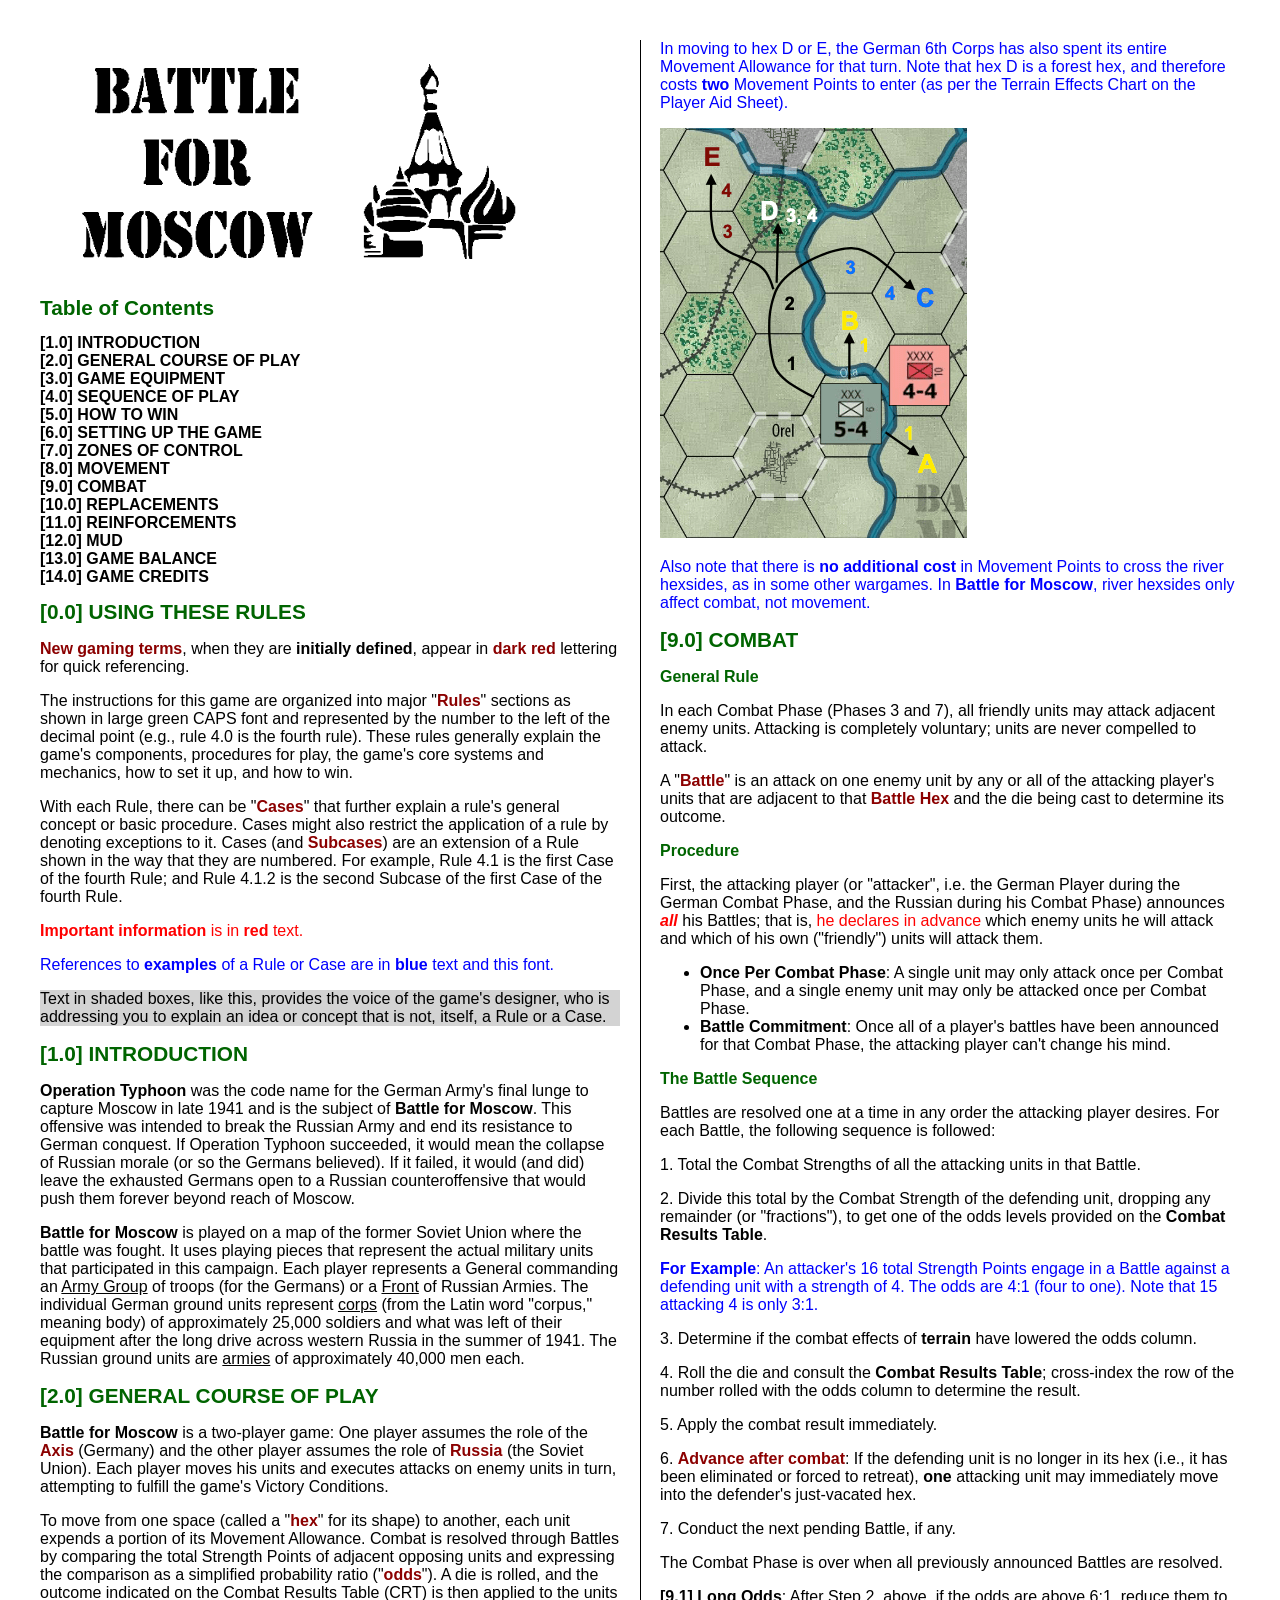
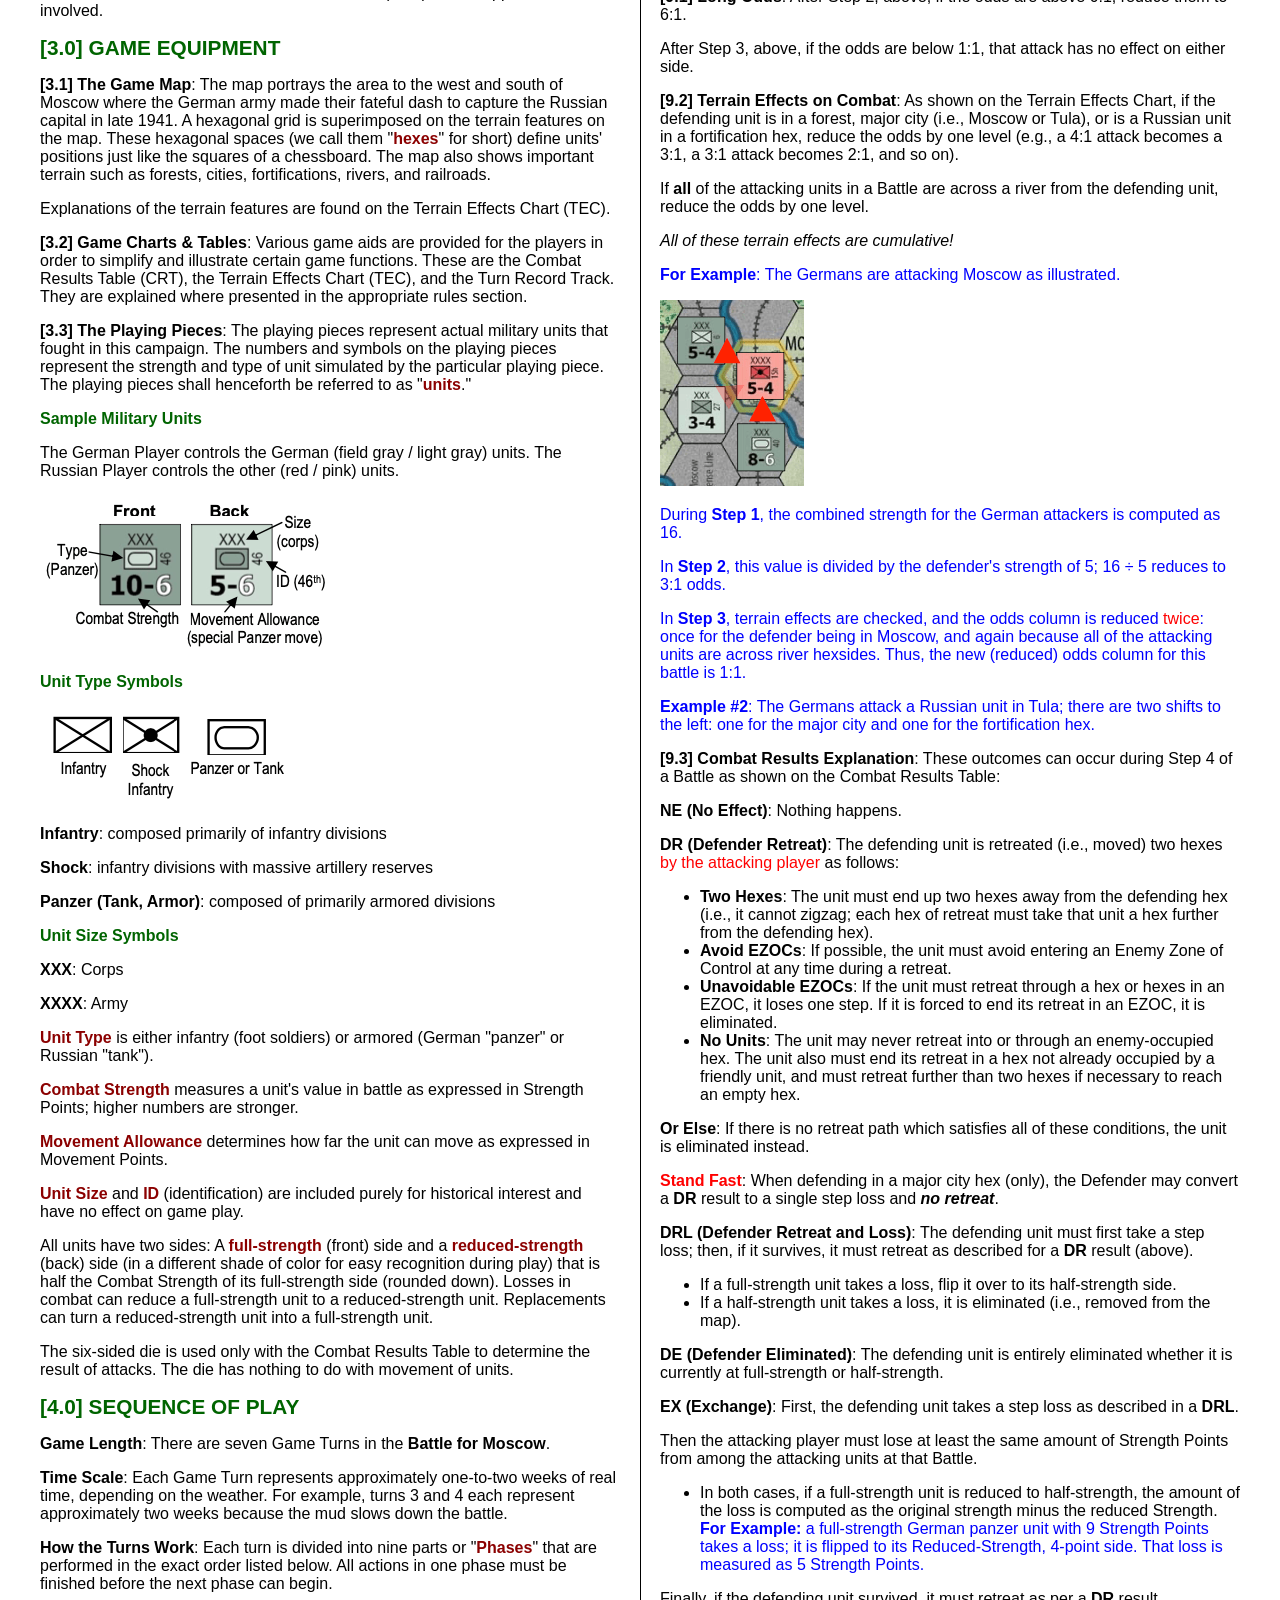
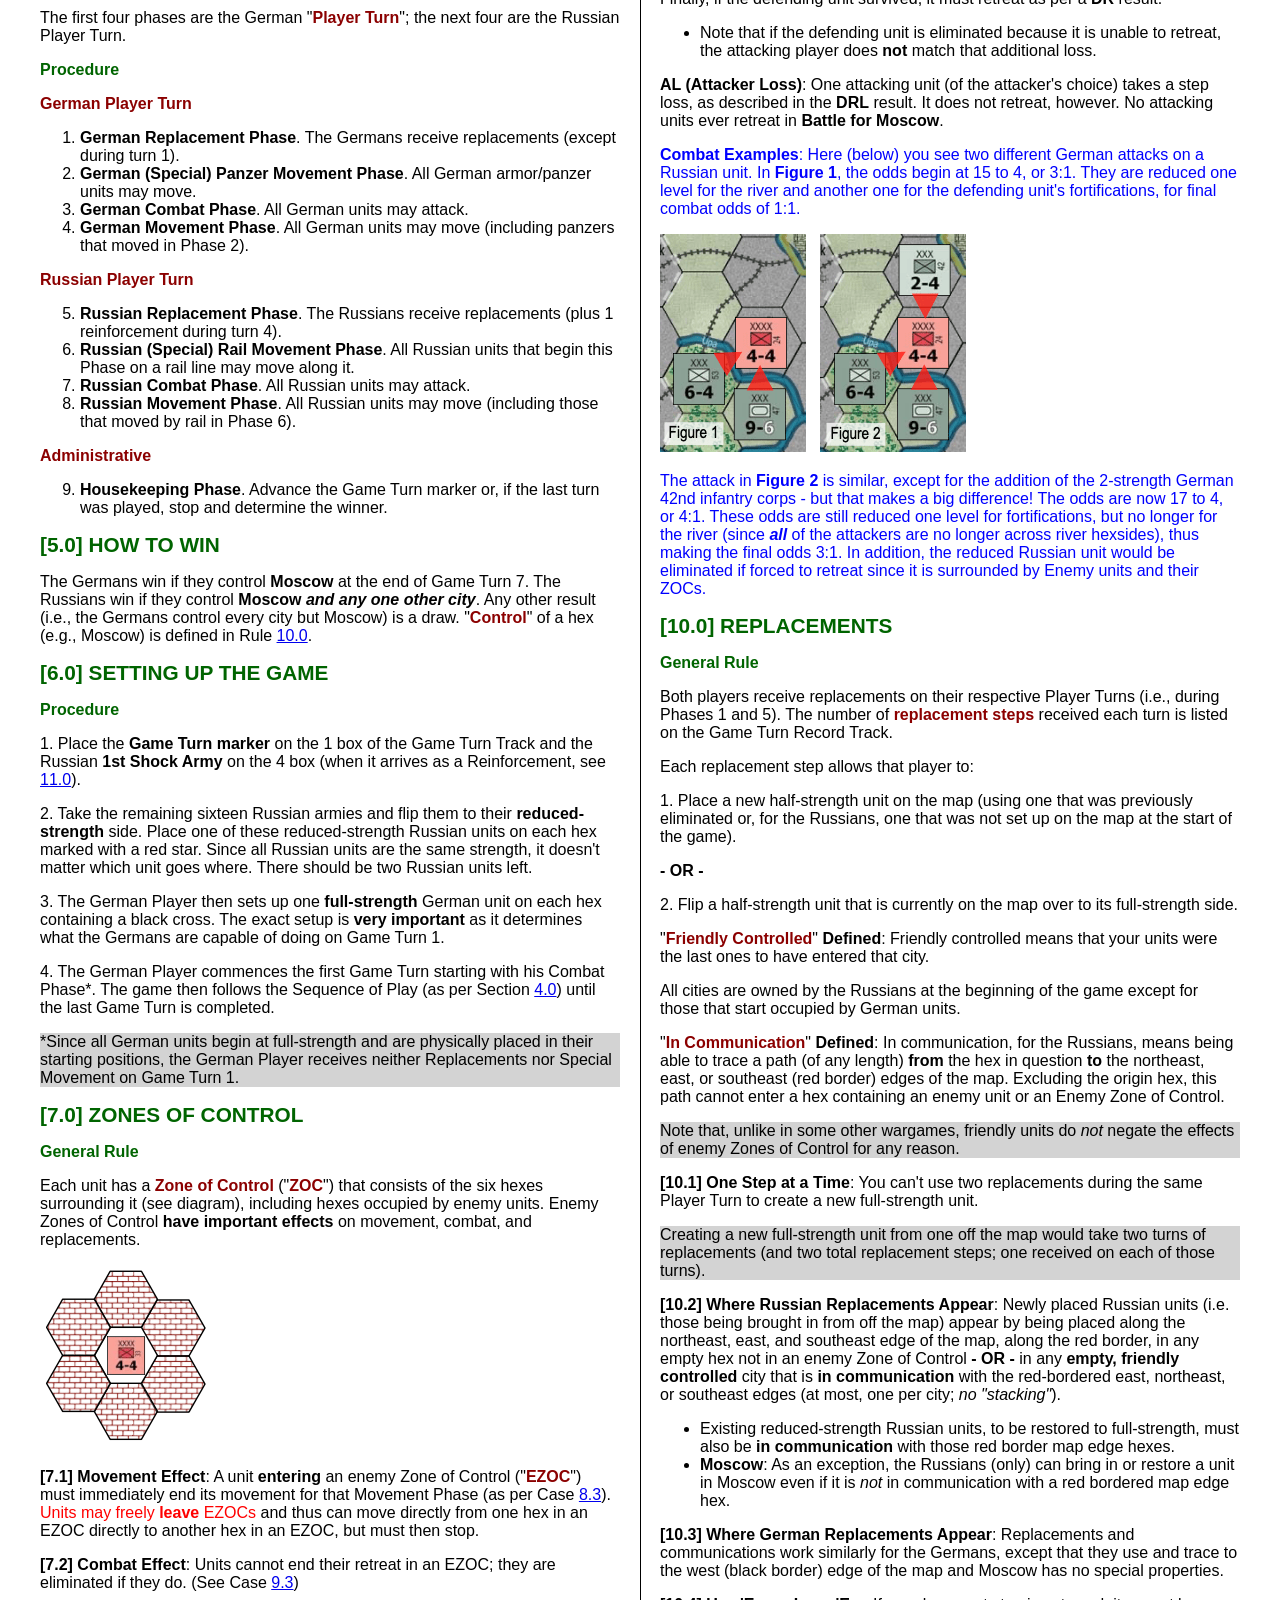
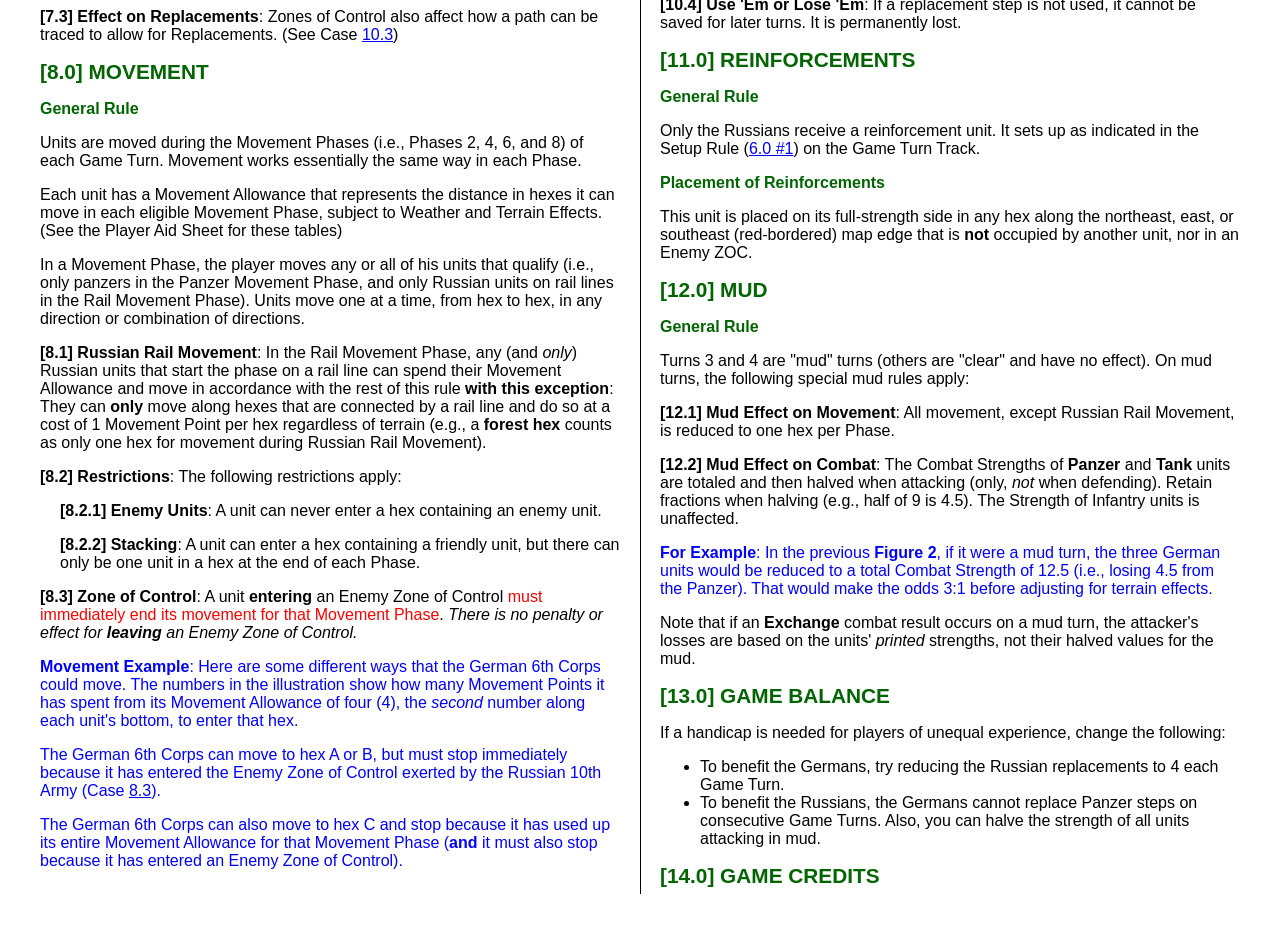
<file: rules.html>
<!doctype html>
<html>
  <head>
    <meta charset="utf-8">
    <title>Battle for Moscow - Rules</title>
    <meta name="viewport" content="width=device-width, initial-scale=0.7, user-scalable=no, viewport-fit=cover">
    <meta property="og:title" content="Battle for Moscow - Rules">
    <meta property="og:description" content="Rules for the Web-based version of the Battle for Moscow wargame">
    <meta property="og:image" content="img/thumbnail.png">
    <meta property="og:url" content="https://oberlabs.com/b4m/rules.html">
    <meta name="twitter:card" content="summary_large_image">
    <!-- PWA Manifest -->
    <link rel="manifest" href="manifest.json">
    <meta name="theme-color" content="#d3cdc9">
    <meta name="apple-mobile-web-app-capable" content="yes">
    <link rel="apple-touch-icon" href="icons/icon-152x152.png">
    <link rel="stylesheet" type="text/css" href="css/rules.css" />
  </head>
  <body>

    <img src="img/b4m.png" class="header_img" />

    <h1>Table of Contents</h1>

    <a href="#1_0" class="toc">[1.0] INTRODUCTION</a>
    <a href="#2_0" class="toc">[2.0] GENERAL COURSE OF PLAY</a>
    <a href="#3_0" class="toc">[3.0] GAME EQUIPMENT</a>
    <a href="#4_0" class="toc">[4.0] SEQUENCE OF PLAY</a>
    <a href="#5_0" class="toc">[5.0] HOW TO WIN</a>
    <a href="#6_0" class="toc">[6.0] SETTING UP THE GAME</a>
    <a href="#7_0" class="toc">[7.0] ZONES OF CONTROL</a>
    <a href="#8_0" class="toc">[8.0] MOVEMENT</a>
    <a href="#9_0" class="toc">[9.0] COMBAT</a>
    <a href="#10_0" class="toc">[10.0] REPLACEMENTS</a>
    <a href="#11_0" class="toc">[11.0] REINFORCEMENTS</a>
    <a href="#12_0" class="toc">[12.0] MUD</a>
    <a href="#13_0" class="toc">[13.0] GAME BALANCE</a>
    <a href="#14_0" class="toc">[14.0] GAME CREDITS</a>
    
    <h1>[0.0] USING THESE RULES</h1>

    <p><span class="new_term">New gaming terms</span>, when they are <strong>initially defined</strong>, appear in <span class="new_term">dark red</span> lettering for quick referencing.</p>

    <p>The instructions for this game are organized into major "<span class="new_term">Rules</span>" sections as shown in large green CAPS font and represented by the number to the left of the decimal point (e.g., rule 4.0 is the fourth rule). These rules generally explain the game's components, procedures for play, the game's core systems and mechanics, how to set it up, and how to win.</p>

    <p>With each Rule, there can be "<span class="new_term">Cases</span>" that further explain a rule's general concept or basic procedure. Cases might also restrict the application of a rule by denoting exceptions to it. Cases (and <span class="new_term">Subcases</span>) are an extension of a Rule shown in the way that they are numbered. For example, Rule 4.1 is the first Case of the fourth Rule; and Rule 4.1.2 is the second Subcase of the first Case of the fourth Rule.</p>

    <p class="important_information"><strong>Important information</strong> is in <strong>red</strong> text.</p>

    <p class="example">References to <strong>examples</strong> of a Rule or Case are in <strong>blue</strong> text and this font.</p>

    <p class="designer_voice">Text in shaded boxes, like this, provides the voice of the game's designer, who is addressing you to explain an idea or concept that is not, itself, a Rule or a Case.</p>

    <h1 id="1_0">[1.0] INTRODUCTION</h1>
    
    <p><strong>Operation Typhoon</strong> was the code name for the German Army's final lunge to capture Moscow in late 1941 and is the subject of <strong>Battle for Moscow</strong>. This offensive was intended to break the Russian Army and end its resistance to German conquest. If Operation Typhoon succeeded, it would mean the collapse of Russian morale (or so the Germans believed). If it failed, it would (and did) leave the exhausted Germans open to a Russian counteroffensive that would push them forever beyond reach of Moscow.</p>

    <p><strong>Battle for Moscow</strong> is played on a map of the former Soviet Union where the battle was fought. It uses playing pieces that represent the actual military units that participated in this campaign. Each player represents a General commanding an <u>Army Group</u> of troops (for the Germans) or a <u>Front</u> of Russian Armies. The individual German ground units represent <u>corps</u> (from the Latin word "corpus," meaning body) of approximately 25,000 soldiers and what was left of their equipment after the long drive across western Russia in the summer of 1941. The Russian ground units are <u>armies</u> of approximately 40,000 men each.</p>

    <h1 id="2_0">[2.0] GENERAL COURSE OF PLAY</h1>

    <p><strong>Battle for Moscow</strong> is a two-player game: One player assumes the role of the <span class="new_term">Axis</span> (Germany) and the other player assumes the role of <span class="new_term">Russia</span> (the Soviet Union). Each player moves his units and executes attacks on enemy units in turn, attempting to fulfill the game's Victory Conditions.</p>

    <p>To move from one space (called a "<span class="new_term">hex</span>" for its shape) to another, each unit expends a portion of its Movement Allowance. Combat is resolved through Battles by comparing the total Strength Points of adjacent opposing units and expressing the comparison as a simplified probability ratio ("<span class="new_term">odds</span>"). A die is rolled, and the outcome indicated on the Combat Results Table (CRT) is then applied to the units involved.</p>

    <h1 id="3_0">[3.0] GAME EQUIPMENT</h1>

    <p><strong>[3.1] The Game Map</strong>: The map portrays the area to the west and south of Moscow where the German army made their fateful dash to capture the Russian capital in late 1941. A hexagonal grid is superimposed on the terrain features on the map. These hexagonal spaces (we call them "<span class="new_term">hexes</span>" for short) define units' positions just like the squares of a chessboard. The map also shows important terrain such as forests, cities, fortifications, rivers, and railroads.</p>

    <p>Explanations of the terrain features are found on the Terrain Effects Chart (TEC).</p>

    <p><strong>[3.2] Game Charts & Tables</strong>: Various game aids are provided for the players in order to simplify and illustrate certain game functions. These are the Combat Results Table (CRT), the Terrain Effects Chart (TEC), and the Turn Record Track. They are explained where presented in the appropriate rules section.</p>

    <p><strong>[3.3] The Playing Pieces</strong>: The playing pieces represent actual military units that fought in this campaign. The numbers and symbols on the playing pieces represent the strength and type of unit simulated by the particular playing piece. The playing pieces shall henceforth be referred to as "<span class="new_term">units</span>."</p>

    <h3>Sample Military Units</h3>

    <p>The German Player controls the German (field gray / light gray) units. The Russian Player controls the other (red / pink) units.</p>

    <img src="img/sample_military_units.png" />

    <h3>Unit Type Symbols</h3>

    <img src="img/unit_type_symbols.png" />

    <p><strong>Infantry</strong>: composed primarily of infantry divisions</p>
    <p><strong>Shock</strong>: infantry divisions with massive artillery reserves</p>
    <p><strong>Panzer (Tank, Armor)</strong>: composed of primarily armored divisions</p>

    <h3>Unit Size Symbols</h3>

    <p><strong>XXX</strong>: Corps</p>
    <p><strong>XXXX</strong>: Army</p>

    <p><span class="new_term">Unit Type</span> is either infantry (foot soldiers) or armored (German "panzer" or Russian "tank").</p>

    <p><span class="new_term">Combat Strength</span> measures a unit's value in battle as expressed in Strength Points; higher numbers are stronger.</p>
    
    <p><span class="new_term">Movement Allowance</span> determines how far the unit can move as expressed in Movement Points.</p>

    <p><span class="new_term">Unit Size</span> and <span class="new_term">ID</span> (identification) are included purely for historical interest and have no effect on game play.</p>

    <p>All units have two sides: A <span class="new_term">full-strength</span> (front) side and a <span class="new_term">reduced-strength</span> (back) side (in a different shade of color for easy recognition during play) that is half the Combat Strength of its full-strength side (rounded down). Losses in combat can reduce a full-strength unit to a reduced-strength unit. Replacements can turn a reduced-strength unit into a full-strength unit.</p>

    <p>The six-sided die is used only with the Combat Results Table to determine the result of attacks. The die has nothing to do with movement of units.</p>

    <h1 id="4_0">[4.0] SEQUENCE OF PLAY</h1>

    <p><strong>Game Length</strong>: There are seven Game Turns in the <strong>Battle for Moscow</strong>.</p>

    <p><strong>Time Scale</strong>: Each Game Turn represents approximately one-to-two weeks of real time, depending on the weather. For example, turns 3 and 4 each represent approximately two weeks because the mud slows down the battle.</p>

    <p><strong>How the Turns Work</strong>: Each turn is divided into nine parts or "<span class="new_term">Phases</span>" that are performed in the exact order listed below. All actions in one phase must be finished before the next phase can begin.</p>

    <p>The first four phases are the German "<span class="new_term">Player Turn</span>"; the next four are the Russian Player Turn.</p>

    <h3>Procedure</h3>

    <p class="new_term">German Player Turn</p>
    <ol>
      <li><strong>German Replacement Phase</strong>. The Germans receive replacements (except during turn 1).</li>
      <li><strong>German (Special) Panzer Movement Phase</strong>. All German armor/panzer units may move.</li>
      <li><strong>German Combat Phase</strong>. All German units may attack.</li>
      <li><strong>German Movement Phase</strong>. All German units may move (including panzers that moved in Phase 2).</li>
    </ol>

    <p class="new_term">Russian Player Turn</p>
    <ol start="5">
      <li><strong>Russian Replacement Phase</strong>. The Russians receive replacements (plus 1 reinforcement during turn 4).</li>
      <li><strong>Russian (Special) Rail Movement Phase</strong>. All Russian units that begin this Phase on a rail line may move along it.</li>
      <li><strong>Russian Combat Phase</strong>. All Russian units may attack.</li>
      <li><strong>Russian Movement Phase</strong>. All Russian units may move (including those that moved by rail in Phase 6).</li>
    </ol>

    <p class="new_term">Administrative</p>
    <ol start="9">
      <li><strong>Housekeeping Phase</strong>. Advance the Game Turn marker or, if the last turn was played, stop and determine the winner.</li>
    </ol>

    <h1 id="5_0">[5.0] HOW TO WIN</h1>

    <p>The Germans win if they control <strong>Moscow</strong> at the end of Game Turn 7. The Russians win if they control <strong>Moscow <i>and any one other city</i></strong>. Any other result (i.e., the Germans control every city but Moscow) is a draw. "<span class="new_term">Control</span>" of a hex (e.g., Moscow) is defined in Rule <a href="#10_0">10.0</a>.</p>

    <h1 id="6_0">[6.0] SETTING UP THE GAME</h1>

    <h3>Procedure</h3>

    <p>1. Place the <strong>Game Turn marker</strong> on the 1 box of the Game Turn Track and the Russian <strong>1st Shock Army</strong> on the 4 box (when it arrives as a Reinforcement, see <a href="#11_0">11.0</a>).</p>

    <p>2. Take the remaining sixteen Russian armies and flip them to their <strong>reduced-strength</strong> side. Place one of these reduced-strength Russian units on each hex marked with a red star. Since all Russian units are the same strength, it doesn't matter which unit goes where. There should be two Russian units left.</p>

    <p>3. The German Player then sets up one <strong>full-strength</strong> German unit on each hex containing a black cross. The exact setup is <strong>very important</strong> as it determines what the Germans are capable of doing on Game Turn 1.</p>

    <p>4. The German Player commences the first Game Turn starting with his Combat Phase*. The game then follows the Sequence of Play (as per Section <a href="#4_0">4.0</a>) until the last Game Turn is completed.</p>

    <p class="designer_voice">*Since all German units begin at full-strength and are physically placed in their starting positions, the German Player receives neither Replacements nor Special Movement on Game Turn 1.</p>

    <h1 id="7_0">[7.0] ZONES OF CONTROL</h1>

    <h3>General Rule</h3>

    <p>Each unit has a <span class="new_term">Zone of Control</span> ("<span class="new_term">ZOC</span>") that consists of the six hexes surrounding it (see diagram), including hexes occupied by enemy units. Enemy Zones of Control <strong>have important effects</strong> on movement, combat, and replacements.</p>

    <img src="img/zoc.png" />

    <p><span id="7_1" style="font-weight: bold;">[7.1] Movement Effect</span>: A unit <strong>entering</strong> an enemy Zone of Control ("<span class="new_term">EZOC</span>") must immediately end its movement for that Movement Phase (as per Case <a href="#8_3">8.3</a>). <span class="important_information">Units may freely <strong>leave</strong> EZOCs</span> and thus can move directly from one hex in an EZOC directly to another hex in an EZOC, but must then stop.</p>

    <p><span id="7_2" style="font-weight: bold;">[7.2] Combat Effect</span>: Units cannot end their retreat in an EZOC; they are eliminated if they do. (See Case <a href="#9_3">9.3</a>)</p>
    
    <p><span id="7_3" style="font-weight: bold;">[7.3] Effect on Replacements</span>: Zones of Control also affect how a path can be traced to allow for Replacements. (See Case <a href="#10_3">10.3</a>)</p>

    <h1 id="8_0">[8.0] MOVEMENT</h1>

    <h3>General Rule</h3>
    
    <p>Units are moved during the Movement Phases (i.e., Phases 2, 4, 6, and 8) of each Game Turn. Movement works essentially the same way in each Phase.</p>

    <p>Each unit has a Movement Allowance that represents the distance in hexes it can move in each eligible Movement Phase, subject to Weather and Terrain Effects. (See the Player Aid Sheet for these tables)</p>

    <p>In a Movement Phase, the player moves any or all of his units that qualify (i.e., only panzers in the Panzer Movement Phase, and only Russian units on rail lines in the Rail Movement Phase). Units move one at a time, from hex to hex, in any direction or combination of directions.</p>

    <p><span id="8_1" style="font-weight: bold;">[8.1] Russian Rail Movement</span>: In the Rail Movement Phase, any (and <i>only</i>) Russian units that start the phase on a rail line can spend their Movement Allowance and move in accordance with the rest of this rule <strong>with this exception</strong>: They can <strong>only</strong> move along hexes that are connected by a rail line and do so at a cost of 1 Movement Point per hex regardless of terrain (e.g., a <strong>forest hex</strong> counts as only one hex for movement during Russian Rail Movement).</p>
    
    <p><span id="8_2" style="font-weight: bold;">[8.2] Restrictions</span>: The following restrictions apply:</p>

    <p style="margin-left: 20px;"><span id="8_2_1" style="font-weight: bold;">[8.2.1] Enemy Units</span>: A unit can never enter a hex containing an enemy unit.</p>
    <p style="margin-left: 20px;"><span id="8_2_2" style="font-weight: bold;">[8.2.2] Stacking</span>: A unit can enter a hex containing a friendly unit, but there can only be one unit in a hex at the end of each Phase.</p>

    <p><span id="8_3" style="font-weight: bold;">[8.3] Zone of Control</span>: A unit <strong>entering</strong> an Enemy Zone of Control <span class="important_information">must immediately end its movement for that Movement Phase</span>. <i>There is no penalty or effect for <strong>leaving</strong> an Enemy Zone of Control.</i></p>

    <p class="example"><strong>Movement Example</strong>: Here are some different ways that the German 6th Corps could move. The numbers in the illustration show how many Movement Points it has spent from its Movement Allowance of four (4), the <i>second</i> number along each unit's bottom, to enter that hex.</p>
    
    <p class="example">The German 6th Corps can move to hex A or B, but must stop immediately because it has entered the Enemy Zone of Control exerted by the Russian 10th Army (Case <a href="#8_3">8.3</a>).</p>

    <p class="example">The German 6th Corps can also move to hex C and stop because it has used up its entire Movement Allowance for that Movement Phase (<strong>and</strong> it must also stop because it has entered an Enemy Zone of Control).</p>

    <p class="example">In moving to hex D or E, the German 6th Corps has also spent its entire Movement Allowance for that turn. Note that hex D is a forest hex, and therefore costs <strong>two</strong> Movement Points to enter (as per the Terrain Effects Chart on the Player Aid Sheet).</p>
    
    <img src="img/movement_example.png" />

    <p class="example">Also note that there is <strong>no additional cost</strong> in Movement Points to cross the river hexsides, as in some other wargames. In <strong>Battle for Moscow</strong>, river hexsides only affect combat, not movement.</p>

    <h1 id="9_0">[9.0] COMBAT</h1>

    <h3>General Rule</h3>

    <p>In each Combat Phase (Phases 3 and 7), all friendly units may attack adjacent enemy units. Attacking is completely voluntary; units are never compelled to attack.</p>

    <p>A "<span class="new_term">Battle</span>" is an attack on one enemy unit by any or all of the attacking player's units that are adjacent to that <span class="new_term">Battle Hex</span> and the die being cast to determine its outcome.</p>

    <h3>Procedure</h3>

    <p>First, the attacking player (or "attacker", i.e. the German Player during the German Combat Phase, and the Russian during his Combat Phase) announces <span class="important_information" style="font-weight: bold; font-style: italic;">all</span> his Battles; that is, <span class="important_information">he declares in advance</span> which enemy units he will attack and which of his own ("friendly") units will attack them.</p>

    <ul>
        <li><strong>Once Per Combat Phase</strong>: A single unit may only attack once per Combat Phase, and a single enemy unit may only be attacked once per Combat Phase.</li>
        <li><strong>Battle Commitment</strong>: Once all of a player's battles have been announced for that Combat Phase, the attacking player can't change his mind.</li>
    </ul>

    <h3>The Battle Sequence</h3>

    <p>Battles are resolved one at a time in any order the attacking player desires. For each Battle, the following sequence is followed:</p>
    
    <p>1. Total the Combat Strengths of all the attacking units in that Battle.</p>
    <p>2. Divide this total by the Combat Strength of the defending unit, dropping any remainder (or "fractions"), to get one of the odds levels provided on the <strong>Combat Results Table</strong>.</p>
    <p class="example"><strong>For Example</strong>: An attacker's 16 total Strength Points engage in a Battle against a defending unit with a strength of 4. The odds are 4:1 (four to one). Note that 15 attacking 4 is only 3:1.</p>
    <p>3. Determine if the combat effects of <strong>terrain</strong> have lowered the odds column.</p>
    <p>4. Roll the die and consult the <strong>Combat Results Table</strong>; cross-index the row of the number rolled with the odds column to determine the result.</p>
    <p>5. Apply the combat result immediately.</p>
    <p>6. <span class="new_term">Advance after combat</span>: If the defending unit is no longer in its hex (i.e., it has been eliminated or forced to retreat), <strong>one</strong> attacking unit may immediately move into the defender's just-vacated hex.</p>
    <p>7. Conduct the next pending Battle, if any.</p> 

    <p>The Combat Phase is over when all previously announced Battles are resolved.</p>

    <p><span id="9_1" style="font-weight: bold;">[9.1] Long Odds</span>: After Step 2, above, if the odds are above 6:1, reduce them to 6:1.</p>
    <p>After Step 3, above, if the odds are below 1:1, that attack has no effect on either side.</p>
    
    <p><span id="9_2" style="font-weight: bold;">[9.2] Terrain Effects on Combat</span>: As shown on the Terrain Effects Chart, if the defending unit is in a forest, major city (i.e., Moscow or Tula), or is a Russian unit in a fortification hex, reduce the odds by one level (e.g., a 4:1 attack becomes a 3:1, a 3:1 attack becomes 2:1, and so on).</p>

    <p>If <strong>all</strong> of the attacking units in a Battle are across a river from the defending unit, reduce the odds by one level.</p>

    <p style="font-style: italic;">All of these terrain effects are cumulative!</p>

    <p class="example"><strong>For Example</strong>: The Germans are attacking Moscow as illustrated.</p>
    <img src="img/combat_example_1.png" />
    <p class="example">During <strong>Step 1</strong>, the combined strength for the German attackers is computed as 16.</p>
    <p class="example">In <strong>Step 2</strong>, this value is divided by the defender's strength of 5; 16 ÷ 5 reduces to 3:1 odds.</p>
    <p class="example">In <strong>Step 3</strong>, terrain effects are checked, and the odds column is reduced <span class="important_information">twice</span>: once for the defender being in Moscow, and again because all of the attacking units are across river hexsides. Thus, the new (reduced) odds column for this battle is 1:1.</p>
    <p class="example"><strong>Example #2</strong>: The Germans attack a Russian unit in Tula; there are two shifts to the left: one for the major city and one for the fortification hex.</p>

    <p><span id="9_3" style="font-weight: bold;">[9.3] Combat Results Explanation</span>: These outcomes can occur during Step 4 of a Battle as shown on the Combat Results Table:</p>

    <p><strong>NE (No Effect)</strong>: Nothing happens.</p>
    <p><strong>DR (Defender Retreat)</strong>: The defending unit is retreated (i.e., moved) two hexes <span class="important_information">by the attacking player</span> as follows:</p>
    <ul>
        <li><strong>Two Hexes</strong>: The unit must end up two hexes away from the defending hex (i.e., it cannot zigzag; each hex of retreat must take that unit a hex further from the defending hex).</li>
        <li><strong>Avoid EZOCs</strong>: If possible, the unit must avoid entering an Enemy Zone of Control at any time during a retreat.</li>
        <li><strong>Unavoidable EZOCs</strong>: If the unit must retreat through a hex or hexes in an EZOC, it loses one step. If it is forced to end its retreat in an EZOC, it is eliminated.</li>
        <li><strong>No Units</strong>: The unit may never retreat into or through an enemy-occupied hex. The unit also must end its retreat in a hex not already occupied by a friendly unit, and must retreat further than two hexes if necessary to reach an empty hex.</li>
    </ul>
    <p><strong>Or Else</strong>: If there is no retreat path which satisfies all of these conditions, the unit is eliminated instead.</p>
    <p><span class="important_information" style="font-weight: bold;">Stand Fast</span>: When defending in a major city hex (only), the Defender may convert a <strong>DR</strong> result to a single step loss and <span style="font-weight: bold; font-style: italic;">no retreat</span>.</p>
    <p><strong>DRL (Defender Retreat and Loss)</strong>: The defending unit must first take a step loss; then, if it survives, it must retreat as described for a <strong>DR</strong> result (above).</p>
    <ul>
        <li>If a full-strength unit takes a loss, flip it over to its half-strength side.</li>
        <li>If a half-strength unit takes a loss, it is eliminated (i.e., removed from the map).</li>
    </ul>
    <p><strong>DE (Defender Eliminated)</strong>: The defending unit is entirely eliminated whether it is currently at full-strength or half-strength.</p>
    <p><strong>EX (Exchange)</strong>: First, the defending unit takes a step loss as described in a <strong>DRL</strong>.</p>
    <p>Then the attacking player must lose at least the same amount of Strength Points from among the attacking units at that Battle.</p>
    <ul>
        <li>
            In both cases, if a full-strength unit is reduced to half-strength, the amount of the loss is computed as the original strength minus the reduced Strength. <br/>
            <span class="example"><strong>For Example:</strong> a full-strength German panzer unit with 9 Strength Points takes a loss; it is flipped to its Reduced-Strength, 4-point side. That loss is measured as 5 Strength Points.</span>
        </li>
    </ul>
    <p>Finally, if the defending unit survived, it must retreat as per a <strong>DR</strong> result.</p>
    <ul>
        <li>Note that if the defending unit is eliminated because it is unable to retreat, the attacking player does <strong>not</strong> match that additional loss.</li>
    </ul>
    <p><strong>AL (Attacker Loss)</strong>: One attacking unit (of the attacker's choice) takes a step loss, as described in the <strong>DRL</strong> result. It does not retreat, however. No attacking units ever retreat in <strong>Battle for Moscow</strong>.</p>

    <p class="example"><strong>Combat Examples</strong>: Here (below) you see two different German attacks on a Russian unit. In <strong>Figure 1</strong>, the odds begin at 15 to 4, or 3:1. They are reduced one level for the river and another one for the defending unit's fortifications, for final combat odds of 1:1.</p>
    <img src="img/combat_example_2.png" />
    <p class="example">The attack in <strong>Figure 2</strong> is similar, except for the addition of the 2-strength German 42nd infantry corps - but that makes a big difference! The odds are now 17 to 4, or 4:1. These odds are still reduced one level for fortifications, but no longer for the river (since <span style="font-weight: bold; font-style: italic;">all</span> of the attackers are no longer across river hexsides), thus making the final odds 3:1. In addition, the reduced Russian unit would be eliminated if forced to retreat since it is surrounded by Enemy units and their ZOCs.</p>

    <h1 id="10_0">[10.0] REPLACEMENTS</h1>

    <h3>General Rule</h3>
    
    <p>Both players receive replacements on their respective Player Turns (i.e., during Phases 1 and 5). The number of <span class="new_term">replacement steps</span> received each turn is listed on the Game Turn Record Track.</p>
    <p>Each replacement step allows that player to:</p> 
    <p>1. Place a new half-strength unit on the map (using one that was previously eliminated or, for the Russians, one that was not set up on the map at the start of the game).</p>
    <p><strong>- OR -</strong></p>
    <p>2. Flip a half-strength unit that is currently on the map over to its full-strength side.</p>
    
    <p>"<span class="new_term">Friendly Controlled</span>" <strong>Defined</strong>: Friendly controlled means that your units were the last ones to have entered that city. </p>
    <p>All cities are owned by the Russians at the beginning of the game except for those that start occupied by German units.</p>
    <p>"<span class="new_term">In Communication</span>" <strong>Defined</strong>: In communication, for the Russians, means being able to trace a path (of any length) <strong>from</strong> the hex in question <strong>to</strong> the northeast, east, or southeast (red border) edges of the map. Excluding the origin hex, this path cannot enter a hex containing an enemy unit or an Enemy Zone of Control.</p>
    
    <p class="designer_voice">Note that, unlike in some other wargames, friendly units do <i>not</i> negate the effects of enemy Zones of Control for any reason.</p>
    
    <p><span id="10_1" style="font-weight: bold;">[10.1] One Step at a Time</span>: You can't use two replacements during the same Player Turn to create a new full-strength unit.</p>
    
    <p class="designer_voice">Creating a new full-strength unit from one off the map would take two turns of replacements (and two total replacement steps; one received on each of those turns).</p>

    <p><span id="10_2" style="font-weight: bold;">[10.2] Where Russian Replacements Appear</span>: Newly placed Russian units (i.e. those being brought in from off the map) appear by being placed along the northeast, east, and southeast edge of the map, along the red border, in any empty hex not in an enemy Zone of Control <strong>- OR -</strong> in any <strong>empty, friendly controlled</strong> city that is <strong>in communication</strong> with the red-bordered east, northeast, or southeast edges (at most, one per city; <i>no "stacking"</i>).</p>

    <ul>
        <li>Existing reduced-strength Russian units, to be restored to full-strength, must also be <strong>in communication</strong> with those red border map edge hexes.</li>
        <li><strong>Moscow</strong>: As an exception, the Russians (only) can bring in or restore a unit in Moscow even if it is <i>not</i> in communication with a red bordered map edge hex.</li>
    </ul>

    <p><span id="10_3" style="font-weight: bold;">[10.3] Where German Replacements Appear</span>: Replacements and communications work similarly for the Germans, except that they use and trace to the west (black border) edge of the map and Moscow has no special properties.</p>

    <p><span id="10_4" style="font-weight: bold;">[10.4] Use 'Em or Lose 'Em</span>: If a replacement step is not used, it cannot be saved for later turns. It is permanently lost.</p>

    <h1 id="11_0">[11.0] REINFORCEMENTS</h1>

    <h3>General Rule</h3>
    <p>Only the Russians receive a reinforcement unit. It sets up as indicated in the Setup Rule (<a href="#6_0">6.0 #1</a>) on the Game Turn Track.</p>
    
    <h3>Placement of Reinforcements</h3>
    <p>This unit is placed on its full-strength side in any hex along the northeast, east, or southeast (red-bordered) map edge that is <strong>not</strong> occupied by another unit, nor in an Enemy ZOC.</p>

    <h1 id="12_0">[12.0] MUD</h1>
    
    <h3>General Rule</h3>
    <p>Turns 3 and 4 are "mud" turns (others are "clear" and have no effect). On mud turns, the following special mud rules apply:</p>
    
    <p><span id="12_1" style="font-weight: bold;">[12.1] Mud Effect on Movement</span>: All movement, except Russian Rail Movement, is reduced to one hex per Phase.</p>
    
    <p><span id="12_2" style="font-weight: bold;">[12.2] Mud Effect on Combat</span>: The Combat Strengths of <strong>Panzer</strong> and <strong>Tank</strong> units are totaled and then <span class="font-weight: bold; font-style: italic;">halved</span> when attacking (only, <i>not</i> when defending). Retain fractions when halving (e.g., half of 9 is 4.5). The Strength of Infantry units is unaffected.</p>

    <p class="example"><strong>For Example</strong>: In the previous <strong>Figure 2</strong>, if it were a mud turn, the three German units would be reduced to a total Combat Strength of 12.5 (i.e., losing 4.5 from the Panzer). That would make the odds 3:1 before adjusting for terrain effects.</p>
    
    <p>Note that if an <strong>Exchange</strong> combat result occurs on a mud turn, the attacker's losses are based on the units' <i>printed</i> strengths, not their halved values for the mud.</p>
    
    <h1 id="13_0">[13.0] GAME BALANCE</h1>
    
    <p>If a handicap is needed for players of unequal experience, change the following:</p>
    <ul>
        <li>To benefit the Germans, try reducing the Russian replacements to 4 each Game Turn.</li>
        <li>To benefit the Russians, the Germans cannot replace Panzer steps on consecutive Game Turns. Also, you can halve the strength of all units attacking in mud.</li>
    </ul>

    <h1 id="14_0">[14.0] GAME CREDITS</h1> 
  </body>
</html>
</file>
<file: css/b4m.css>
* {
    font-family: Helvetica, sans-serif;
}

html, body {
    margin: 0 !important;
    padding: 0 !important;
    background-color: #d3cdc9;
    overscroll-behavior: none;
    height: 100%;
}

img, div, p {
    user-select: none;
}

input[type=checkbox] {
    cursor: pointer;
}

/* ---- Splash screen: the photographs and the film of 1941, toned like old prints, following each other slowly */
#splash_background {
    position: fixed;
    inset: 0;
    z-index: 150;
    overflow: hidden;
    background-color: #140e09;
}

#splash_scenes {
    position: absolute;
    inset: 0;
}

.splash_scene {
    position: absolute;
    inset: 0;
    background-size: cover;
    background-position: center;
    filter: sepia(0.55) contrast(1.1) brightness(0.82);
    opacity: 0;
    transition: opacity 1.6s ease-in-out;
}

.splash_scene video {
    width: 100%;
    height: 100%;
    object-fit: cover;
}

.splash_scene.on {
    opacity: 1;
}

.splash_scene.photo.on {
    animation: splash_zoom 14s ease-out forwards;
}

@keyframes splash_zoom {
    from { transform: scale(1.02); }
    to { transform: scale(1.1); }
}

.splash_shade {
    position: absolute;
    inset: 0;
    background:
        radial-gradient(ellipse at 50% 45%, rgba(20, 12, 6, 0) 35%, rgba(20, 12, 6, 0.72) 100%),
        linear-gradient(rgba(20, 12, 6, 0.15), rgba(20, 12, 6, 0.55));
}

#splash_title {
    position: fixed;
    inset: 0;
    z-index: 200;
}

#splash_heading {
    position: absolute;
    top: 7vh;
    right: 5vw;
    text-align: center;
    color: #f1e6d0;
}

#splash_main {
    font-family: "Bahnschrift SemiBold Condensed", "Bahnschrift Condensed", "Arial Narrow", "Oswald", sans-serif;
    font-weight: bold;
    font-size: clamp(38px, 6.2vw, 92px);
    letter-spacing: 0.06em;
    text-transform: uppercase;
    line-height: 1.05;
    text-shadow: 0 2px 10px rgba(0, 0, 0, 0.85);
}

html[lang="zh-CN"] #splash_main {
    font-family: "STZhongsong", "华文中宋", "Noto Serif SC", "Source Han Serif SC", "SimSun", serif;
    font-weight: 900;
    letter-spacing: 0.22em;
    padding-left: 0.22em;
}

#splash_band {
    margin-top: 12px;
    padding: 7px 22px 6px 22px;
    border-top: 2px solid #f1e6d0;
    border-bottom: 2px solid #f1e6d0;
    background: rgba(32, 21, 12, 0.6);
    font-family: "Bahnschrift Condensed", "Arial Narrow", sans-serif;
    font-size: clamp(15px, 2vw, 28px);
    letter-spacing: 0.32em;
    text-transform: uppercase;
}

/* the chronicle: the words of the time, in the original, with a translation and the source */
#splash_chronicle {
    position: absolute;
    top: 6vh;
    left: 4vw;
    width: min(560px, 42vw);
    /* down to the buttons at the bottom; fitSplashChronicle() makes the type smaller (--cs) when a step is too long */
    max-height: calc(81vh - 93px);
    overflow: hidden;
    box-sizing: border-box;
    padding: 14px 20px 12px 18px;
    color: #f1e6d0;
    background: rgba(24, 16, 10, 0.74);
    border-left: 4px solid #b3261e;
    box-shadow: 0 6px 24px rgba(0, 0, 0, 0.55);
    transition: opacity 0.8s;
}

#splash_chronicle.fade {
    opacity: 0;
}

#splash_chronicle .chron_kicker {
    margin-bottom: 8px;
    padding-bottom: 5px;
    border-bottom: 1px solid rgba(232, 200, 114, 0.35);
    color: #cdbf9f;
    font-family: "STZhongsong", "华文中宋", "Georgia", serif;
    font-size: calc(13px * var(--cs, 1));
    letter-spacing: 0.12em;
}

#splash_chronicle .chron_head {
    margin-bottom: 10px;
    color: #e8c872;
    font-family: "Bahnschrift SemiBold Condensed", "Bahnschrift Condensed", "Arial Narrow", sans-serif;
    font-size: calc(16px * var(--cs, 1));
    letter-spacing: 0.16em;
    text-transform: uppercase;
}

html[lang="zh-CN"] #splash_chronicle .chron_head {
    font-family: "STZhongsong", "华文中宋", "SimSun", serif;
    letter-spacing: 0.1em;
}

#splash_chronicle .chron_quote + .chron_quote {
    margin-top: 10px;
    padding-top: 10px;
    border-top: 1px solid rgba(241, 230, 208, 0.25);
}

#splash_chronicle .chron_orig {
    font-family: "Georgia", "Times New Roman", serif;
    font-style: italic;
    font-size: calc(17px * var(--cs, 1));
    line-height: 1.4;
}

#splash_chronicle .chron_trans {
    margin-top: 4px;
    color: #e2d3b5;
    font-size: calc(14px * var(--cs, 1));
    line-height: 1.5;
}

#splash_chronicle .chron_src {
    margin-top: 3px;
    color: #b9a888;
    font-size: calc(12px * var(--cs, 1));
    line-height: 1.4;
}

#splash_chronicle .chron_dots {
    display: flex;
    gap: 8px;
    margin-top: 12px;
}

#splash_chronicle .chron_dot {
    cursor: pointer;
    padding: 1px 9px;
    color: #b9a888;
    border: 1px solid #6b5640;
    font: bold 12px "Georgia", serif;
}

#splash_chronicle .chron_dot.on {
    color: #fff;
    background: #8e1d16;
    border-color: #e6d8bd;
}

#next_start {
    position: absolute;
    left: 0;
    right: 0;
    bottom: 10vh;
    display: flex;
    flex-direction: column;
    align-items: center;
    color: #f1e6d0;
}

#next_solitaire_button, #next_continue_button, #achievements_button, .splash_side {
    cursor: pointer;
    width: 300px;
    margin: 9px 0;
    padding: 11px 0;
    text-align: center;
    color: #f4ead7;
    background: rgba(56, 38, 25, 0.93);
    border: 2px solid #e6d8bd;
    outline: 1px solid #2a1c12;
    border-radius: 5px;
    box-shadow: 0 4px 14px rgba(0, 0, 0, 0.6);
    font-family: "Georgia", "STZhongsong", "华文中宋", "SimSun", serif;
    font-size: 1.25em;
    letter-spacing: 0.04em;
}

#next_solitaire_button:hover, #next_continue_button:hover, #achievements_button:hover, .splash_side:hover {
    background: rgba(84, 58, 38, 0.95);
}

.splash_side {
    position: absolute;
    bottom: 13vh;
    width: 260px;
    padding: 10px 0 9px 0;
}

.splash_side.left {
    left: 7vw;
}

.splash_side.right {
    right: 7vw;
}

.splash_side img {
    height: 20px;
    vertical-align: middle;
}

.splash_side .side_label {
    display: inline-block;
    margin-left: 8px;
    vertical-align: middle;
    font-family: inherit;
}

.splash_side .side_sub {
    font-size: 0.62em;
    color: #d8c9ab;
    margin-top: 3px;
    font-family: inherit;
}

@media (max-width: 800px) {
    .splash_side {
        position: static;
        margin: 9px auto;
    }

    #splash_heading {
        position: static;
        margin: 4vh 12px 0 12px;
    }

    #splash_chronicle {
        position: static;
        width: auto;
        max-height: none;
        margin: 16px 12px 0 12px;
    }

    #splash_title {
        overflow: auto;
    }

    #next_start {
        position: static;
        margin-top: 20px;
    }
}

#map {
    margin-top: 30px;
}

#season_overlay, #partisan_markers, #status_markers, #board, #hex_highlights, #counters_highlights, #cities_highlights {
    position: absolute;
    top: 30px;
    left: 6px;
}

#turn_info {
    cursor: pointer;
    position: fixed;
    z-index: 100;
    top: 0px;
    left: 0px;
	right: 0px;
    width: 230px;
    margin: auto;
    text-align: center;
    border-radius: 5px 5px 30px 30px;
    background-color: rgb(0, 0, 0, 0.4);
    border: 1px solid black;
    color: white;
    padding: 5px 20px;
    font-size: 0.8em;
}

#layer_toolbar {
    position: fixed;
    z-index: 100;
    top: 0px;
    left: 8px;
    border-radius: 5px 5px 15px 15px;
    background-color: rgb(0, 0, 0, 0.4);
    border: 1px solid black;
    color: white;
    padding: 4px 12px;
    font-size: 0.8em;
    user-select: none;
}

#layer_toolbar .layer_title {
    color: #cccccc;
    margin-right: 8px;
}

#layer_toolbar label {
    cursor: pointer;
    margin-right: 10px;
}

.modifier_badge {
    display: inline-block;
    padding: 0 4px;
    border-radius: 4px;
    background-color: #ef9f27;
    color: #412402;
    font-size: 0.85em;
    white-space: nowrap;
}

.modifier_badge.moscow {
    background-color: #c8102e;
    color: #fff4dc;
}

.modifier_badge.partisan {
    background-color: #c0dd97;
    color: #173404;
}

.partisan_actions {
    margin-top: 6px;
}

.partisan_action {
    display: inline-block;
    cursor: pointer;
    margin: 0 4px 4px 0;
    padding: 2px 7px;
    border-radius: 5px;
    background-color: rgb(0, 0, 255, 0.3);
}

.partisan_action.chosen {
    background-color: rgb(255, 215, 0, 0.6);
    color: #222222;
}

.partisan_action.disabled {
    cursor: default;
    opacity: 0.4;
}

.partisan_hint {
    font-size: 0.9em;
    color: #dddddd;
}

#turn_info_air {
    display: block;
    font-size: 0.78em;
}

#turn_info_air.air_german { color: #d9d4c4; }
#turn_info_air.air_soviet { color: #ffb0a6; }
#turn_info_air.air_contested { color: #a9b6c2; }

#turn_info_weather {
    display: block;
    font-size: 0.85em;
    color: #d8e6f5;
}

#event_banner {
    cursor: pointer;
}

/* ---- Anti-partisan sweep: the German commander's choice */
#sweep_choice {
    position: fixed;
    z-index: 150;
    inset: 0;
    display: flex;
    align-items: center;
    justify-content: center;
    padding: 16px;
    background: rgba(0, 0, 0, 0.45);
}

.sweep_box {
    max-width: 460px;
    padding: 14px 18px 16px 18px;
    background: #e9e4d6;
    color: #2b2a26;
    border: 2px solid #3b3b3b;
    border-radius: 6px;
    box-shadow: 0 8px 30px rgba(0, 0, 0, 0.6);
}

.sweep_head {
    display: flex;
    align-items: center;
    gap: 8px;
    font-weight: bold;
    font-size: 1.15em;
    padding-bottom: 6px;
    margin-bottom: 8px;
    border-bottom: 2px solid #3b3b3b;
}

.sweep_head img {
    height: 22px;
}

.sweep_options {
    display: flex;
    gap: 10px;
    margin-top: 12px;
}

.sweep_options button {
    flex: 1;
    cursor: pointer;
    text-align: left;
    padding: 8px 10px;
    font: inherit;
    color: #f2efe6;
    background: linear-gradient(#55575a, #36383b);
    border: 1px solid #1d1e20;
    border-radius: 5px;
}

.sweep_options button:hover {
    background: linear-gradient(#6a6d70, #45474a);
}

.sweep_label {
    display: block;
    font-weight: bold;
    margin-bottom: 4px;
}

.sweep_options small {
    display: block;
    line-height: 1.35;
    color: #dcd8cc;
}

/* ---- Command decisions: a dispatch on the commander's desk */
#decision_overlay {
    display: none;
    position: fixed;
    z-index: 200;
    inset: 0;
    align-items: center;
    justify-content: center;
    padding: 16px;
    box-sizing: border-box;
    background: radial-gradient(ellipse at 50% 35%, rgba(70, 58, 36, 0.55), rgba(8, 8, 6, 0.9) 75%);
}

.dispatch {
    position: relative;
    width: 660px;
    max-width: 100%;
    max-height: calc(100vh - 32px);
    overflow-x: hidden;
    overflow-y: auto;
    box-sizing: border-box;
    padding: 20px 26px 18px 26px;
    color: #2b2418;
    background-color: #ede3c8;
    background-image: repeating-linear-gradient(0deg, rgba(120, 100, 60, 0.06) 0 1px, transparent 1px 26px);
    border: 1px solid #6b5a3a;
    box-shadow: 0 12px 40px rgba(0, 0, 0, 0.7), inset 0 0 60px rgba(120, 90, 40, 0.2);
    font-family: Georgia, "Times New Roman", serif;
    text-align: left;
    animation: dispatch_in 0.35s ease-out;
}

@keyframes dispatch_in {
    from { opacity: 0; transform: translateY(14px) rotate(-0.6deg); }
    to { opacity: 1; transform: none; }
}

.dispatch.german {
    color: #1f1f1f;
    background-color: #e4e1d6;
    background-image: repeating-linear-gradient(0deg, rgba(60, 60, 60, 0.06) 0 1px, transparent 1px 26px);
    border-color: #4a4a44;
}

.dispatch_head {
    display: flex;
    align-items: center;
    gap: 12px;
    padding-bottom: 10px;
    border-bottom: 3px double #8c191e;
}

.dispatch.german .dispatch_head {
    border-bottom-color: #2a2a2a;
}

.dispatch_head img {
    height: 34px;
}

.dispatch_office {
    flex: 1;
    min-width: 0;
}

.office_original {
    font-family: "Courier New", Courier, monospace;
    font-weight: bold;
    text-transform: uppercase;
    letter-spacing: 0.06em;
}

.office_en {
    font-size: 0.78em;
    font-style: italic;
    opacity: 0.8;
}

.dispatch_stamp {
    flex: none;
    transform: rotate(-8deg);
    padding: 3px 8px;
    border: 3px solid rgba(160, 20, 30, 0.8);
    border-radius: 3px;
    color: rgba(160, 20, 30, 0.88);
    font-family: "Courier New", Courier, monospace;
    font-weight: bold;
    font-size: 0.8em;
    text-transform: uppercase;
    letter-spacing: 0.08em;
}

.dispatch_meta {
    margin: 10px 0 4px 0;
    border-collapse: collapse;
    font-family: "Courier New", Courier, monospace;
    font-size: 0.88em;
}

.dispatch_meta th {
    padding: 1px 12px 1px 0;
    text-align: left;
    vertical-align: top;
    text-transform: uppercase;
    letter-spacing: 0.06em;
    opacity: 0.7;
}

.dispatch_meta td {
    padding: 1px 0;
}

.dispatch_title {
    margin: 10px 0 6px 0;
    font-size: 1.45em;
    font-weight: bold;
}

.dispatch_text p {
    margin: 0 0 8px 0;
    line-height: 1.45;
}

.dispatch_quote {
    margin: 10px 0 12px 0;
    padding: 8px 12px;
    border-left: 4px solid #8c191e;
    background: rgba(255, 255, 255, 0.38);
}

.dispatch.german .dispatch_quote {
    border-left-color: #2a2a2a;
}

.quote_original {
    font-family: "Courier New", Courier, monospace;
    font-weight: bold;
    line-height: 1.4;
}

.quote_translation {
    margin-top: 4px;
    font-style: italic;
    line-height: 1.4;
}

.quote_source {
    margin-top: 4px;
    font-size: 0.8em;
    opacity: 0.75;
}

.dispatch_orders_title, .estimate_title, .outcome_title {
    margin: 12px 0 6px 0;
    font-family: "Courier New", Courier, monospace;
    font-weight: bold;
    font-size: 0.82em;
    text-transform: uppercase;
    letter-spacing: 0.1em;
}

.estimate_title, .outcome_title {
    margin-top: 0;
}

.dispatch_orders {
    display: flex;
    flex-wrap: wrap;
    gap: 10px;
}

.dispatch_option {
    position: relative;
    flex: 1 1 220px;
    display: flex;
    flex-direction: column;
    align-items: flex-start;
    gap: 3px;
    padding: 12px 14px;
    text-align: left;
    cursor: pointer;
    font: inherit;
    color: #ffffff;
    background: linear-gradient(#a3242b, #7d151b);
    border: 1px solid #4d0a0e;
    border-radius: 3px;
    box-shadow: 0 3px 0 #4d0a0e;
    transition: transform 0.08s, box-shadow 0.08s, filter 0.15s;
}

.dispatch.german .dispatch_option {
    background: linear-gradient(#5d6157, #3f423b);
    border-color: #22241f;
    box-shadow: 0 3px 0 #22241f;
}

.dispatch_option:hover, .dispatch_option.focused, .dispatch_option:focus-visible {
    filter: brightness(1.18);
    transform: translateY(-1px);
    outline: none;
}

.dispatch_option:active {
    transform: translateY(2px);
    box-shadow: 0 1px 0 #4d0a0e;
}

.dispatch_option.armed {
    outline: 2px dashed #c98a1a;
    outline-offset: 2px;
}

.dispatch_option.unavailable {
    filter: grayscale(0.85) brightness(0.85);
    cursor: not-allowed;
}

.dispatch_option.given {
    cursor: default;
    filter: none;
    transform: none;
    padding-right: 130px;
}

.option_label {
    font-weight: bold;
    font-size: 1.08em;
}

.option_order {
    font-size: 0.85em;
    font-style: italic;
    opacity: 0.88;
}

.order_stamp {
    position: absolute;
    right: 12px;
    top: 50%;
    padding: 2px 8px;
    border: 3px solid rgba(255, 222, 160, 0.95);
    border-radius: 3px;
    color: rgba(255, 222, 160, 0.98);
    font-family: "Courier New", Courier, monospace;
    font-weight: bold;
    font-size: 0.85em;
    text-transform: uppercase;
    letter-spacing: 0.08em;
    transform: translateY(-50%) rotate(-10deg);
    animation: stamp_in 0.3s ease-out;
}

@keyframes stamp_in {
    from { opacity: 0; transform: translateY(-50%) rotate(-10deg) scale(2.2); }
    to { opacity: 1; transform: translateY(-50%) rotate(-10deg) scale(1); }
}

.dispatch_estimate {
    margin-top: 12px;
    padding: 8px 12px;
    background: rgba(40, 30, 10, 0.07);
    border: 1px dashed rgba(80, 60, 30, 0.5);
}

.dispatch_estimate ul {
    margin: 0;
    padding-left: 18px;
}

.dispatch_estimate li {
    margin: 3px 0;
    line-height: 1.35;
}

.dispatch_estimate li.estimate_hint {
    list-style: none;
    margin-left: -18px;
    font-style: italic;
    opacity: 0.7;
}

.estimate_warn {
    color: #8c191e;
    font-weight: bold;
}

.dispatch_outcome {
    display: none;
    margin-top: 12px;
    padding: 10px 14px;
    background: rgba(255, 255, 255, 0.45);
    border-top: 3px double #6b5a3a;
}

.dispatch_outcome p {
    margin: 0 0 8px 0;
    line-height: 1.45;
}

.outcome_now {
    font-weight: bold;
}

.dispatch_continue {
    margin-top: 4px;
    padding: 8px 22px;
    cursor: pointer;
    font: inherit;
    font-weight: bold;
    color: #ffffff;
    background: #2b2418;
    border: none;
    border-radius: 3px;
}

.dispatch_continue:hover {
    background: #4a3d28;
}

/* the end of the game, on the whole screen */
.dispatch.ending .ending_details {
    margin-top: 12px;
}

.dispatch.ending .vp_table {
    margin: 8px 0;
}

.dispatch.ending .ending_buttons {
    display: flex;
    flex-wrap: wrap;
    gap: 12px;
    margin: 18px 0 6px;
}

.dispatch.ending .ending_buttons .dispatch_continue {
    padding: 10px 26px;
    font-size: 1.05em;
}

/* the radio bulletin */
.dispatch.radio {
    color: #f2e6c0;
    background-color: #1d1b17;
    background-image: repeating-linear-gradient(0deg, rgba(255, 255, 255, 0.03) 0 1px, transparent 1px 4px);
    border-color: #000000;
}

.dispatch.radio .dispatch_head {
    border-bottom-color: #d9232e;
}

.dispatch.radio .dispatch_stamp {
    transform: none;
    color: #ff5a5a;
    border-color: #ff5a5a;
    animation: on_air 1.1s ease-in-out infinite alternate;
}

@keyframes on_air {
    from { opacity: 1; }
    to { opacity: 0.3; }
}

.dispatch.radio .dispatch_quote {
    background: rgba(255, 255, 255, 0.06);
    border-left-color: #d9232e;
}

.dispatch.radio .quote_original {
    font-size: 1.12em;
}

.dispatch.radio .dispatch_estimate {
    background: rgba(255, 255, 255, 0.05);
    border-color: rgba(255, 255, 255, 0.25);
}

.dispatch.radio .dispatch_outcome {
    background: rgba(255, 255, 255, 0.06);
    border-top-color: #666666;
}

.dispatch.radio .dispatch_continue {
    background: #b3202a;
}

@media (max-width: 600px) {
    .dispatch {
        padding: 14px 14px 12px 14px;
        font-size: 0.92em;
    }

    .dispatch_head img {
        height: 26px;
    }

    .dispatch_stamp {
        font-size: 0.7em;
    }
}

.table_battle .cell_attackers, .table_battle .cell_defender {
    white-space: nowrap;
}

.strength_before {
    opacity: 0.6;
    font-size: 0.85em;
}

.tired_strength {
    color: #ffb347;
    font-weight: bold;
    cursor: help;
}

/* ---- the dispatch takes the whole screen */
#decision_overlay {
    padding: 0;
    background: #100e0a;
}

.dispatch_screen {
    display: flex;
    width: 100%;
    height: 100%;
}

.dispatch_photo {
    position: relative;
    flex: 0 0 42%;
    margin: 0;
    overflow: hidden;
    background: #0b0a07;
}

.dispatch_photo img {
    width: 100%;
    height: 100%;
    object-fit: cover;
    filter: sepia(0.35) contrast(1.12);
}

.dispatch_photo figcaption {
    position: absolute;
    left: 0;
    right: 0;
    bottom: 0;
    padding: 14px 20px;
    background: rgba(10, 9, 6, 0.75);
    color: #e9dfc6;
    font-family: "Courier New", Courier, monospace;
    font-size: 0.85em;
    line-height: 1.4;
}

#decision_overlay .dispatch {
    flex: 1;
    width: auto;
    max-width: none;
    height: 100%;
    max-height: none;
    padding: 5vh 5vw;
    border: none;
    box-shadow: inset 0 0 120px rgba(90, 60, 20, 0.35);
    font-size: 1.08em;
}

#decision_overlay .dispatch.german {
    box-shadow: inset 0 0 120px rgba(40, 40, 40, 0.3);
}

#decision_overlay .dispatch.radio {
    box-shadow: inset 0 0 160px rgba(0, 0, 0, 0.8);
}

.dispatch_inner {
    max-width: 900px;
    margin: 0 auto;
}

#decision_overlay .dispatch_title {
    font-size: 2.1em;
    line-height: 1.2;
    margin: 14px 0 12px 0;
}

#decision_overlay .dispatch_text p {
    line-height: 1.6;
}

/* key words and sentences, underlined in red pencil as on a staff document */
.key {
    font-weight: bold;
    color: #7d1014;
    border-bottom: 2px solid rgba(196, 22, 28, 0.85);
    padding-bottom: 1px;
}

.dispatch.german .key {
    color: #1c2a4a;
    border-bottom-color: rgba(40, 70, 160, 0.85);
}

.dispatch.radio .key {
    color: #ffd27a;
    border-bottom-color: #d9232e;
}

.dispatch_estimate .key, .dispatch_outcome .key {
    color: inherit;
}

#event_banner img.banner_photo {
    height: 56px;
    width: 84px;
    object-fit: cover;
    float: left;
    margin: 0 12px 0 0;
    filter: sepia(0.35);
    border: 1px solid #2a0b0c;
}

@media (max-width: 800px) {
    .dispatch_screen {
        flex-direction: column;
    }

    .dispatch_photo {
        flex: 0 0 32vh;
    }

    #decision_overlay .dispatch {
        padding: 3vh 4vw;
    }
}

/* ---- the Soviet documents: masthead, emblem, slogan, the colours of the posters */
.soviet_masthead {
    display: flex;
    align-items: center;
    justify-content: center;
    gap: 14px;
    padding: 6px 0 2px 0;
    color: #a3121a;
    font-family: "Arial Narrow", "Arial", sans-serif;
    font-weight: bold;
    font-size: 1.05em;
    text-transform: uppercase;
    letter-spacing: 0.12em;
}

.mh_emblem {
    font-size: 1.5em;
    color: #c4161c;
}

.mh_translation {
    text-align: center;
    font-size: 0.78em;
    font-style: italic;
    color: #7d1014;
    margin-bottom: 10px;
    padding-bottom: 8px;
    border-bottom: 2px solid #c4161c;
}

.dispatch.radio .soviet_masthead, .dispatch.radio .mh_emblem {
    color: #ff4d4d;
}

.dispatch.radio .mh_translation {
    color: #f2c9a0;
}

.soviet_emblem {
    position: relative;
    flex: none;
    width: 46px;
    height: 46px;
    line-height: 46px;
    text-align: center;
}

.se_star {
    position: absolute;
    inset: 0;
    font-size: 50px;
    line-height: 44px;
    color: #c4161c;
    text-shadow: 0 0 1px #5a0a0d;
}

.se_hs {
    position: absolute;
    inset: 0;
    font-size: 17px;
    line-height: 48px;
    color: #f2c14e;
}

.dispatch.soviet .dispatch_head {
    border-bottom-color: #c4161c;
}

.dispatch.soviet .dispatch_title {
    color: #6b0d11;
}

.dispatch.soviet .dispatch_option {
    background: linear-gradient(#b3161e, #86101a);
    color: #fff4dc;
}

.dispatch.soviet .option_label {
    color: #ffe08a;
    letter-spacing: 0.02em;
}

.soviet_slogan {
    margin-top: 22px;
    padding: 12px 10px 10px 10px;
    text-align: center;
    background: #b3161e;
    color: #ffe08a;
    border: 2px solid #6b0d11;
}

.slogan_original {
    font-family: "Arial Narrow", "Arial", sans-serif;
    font-weight: bold;
    font-size: 1.35em;
    text-transform: uppercase;
    letter-spacing: 0.08em;
}

.slogan_translation {
    font-size: 0.85em;
    color: #fff4dc;
    margin-top: 2px;
}

.combat_losses {
    font-size: 0.9em;
    color: #ffd08a;
    margin: 4px 0 0 0;
}

.chronicle_note {
    text-align: left;
    font-style: italic;
    margin-top: 8px;
    line-height: 1.35;
}

.vp_table {
    margin: 8px auto;
    border-collapse: collapse;
}

.vp_table td {
    padding: 1px 8px;
    text-align: left;
}

.vp_table img {
    height: 16px;
    vertical-align: middle;
}

.modifier_badge.bonus {
    background-color: #b5d4f4;
    color: #042c53;
}

.battle_fatigue_note {
    color: #ffd08a;
    font-size: 0.9em;
    margin-top: 3px;
}

#event_banner {
    display: none;
    position: fixed;
    z-index: 120;
    top: 34px;
    left: 0;
    right: 0;
    margin: auto;
    width: fit-content;
    max-width: calc(100vw - 40px);
    padding: 6px 18px;
    background-color: rgb(140, 25, 30, 0.88);
    border: 1px solid black;
    border-radius: 8px;
    color: white;
    font-weight: bold;
    text-align: center;
    pointer-events: none;
}

#event_banner img {
    height: 18px;
    vertical-align: middle;
    margin-right: 8px;
}

#event_banner span {
    display: block;
    font-weight: normal;
    font-size: 0.85em;
}

/* the heading of a Soviet bulletin or the partisan oath, in Russian, above the banner */
#event_banner .banner_kicker {
    display: block;
    font-family: "Arial Narrow", "Arial", sans-serif;
    font-size: 0.72em;
    letter-spacing: 0.14em;
    text-transform: uppercase;
    color: #ffe08a;
}

#final_results .soviet_slogan {
    margin-top: 14px;
}

#layer_toolbar input {
    vertical-align: middle;
    margin: 0 3px 0 0;
    cursor: pointer;
}

#turn_report img {
    height: 20px;
    margin-left: 15px;
    margin-right: 5px;
    vertical-align: middle;
}

.hud_content {
    max-width: 1600px; 
    position: relative;
}

.hud_container {
    position: absolute; 
    margin-right: 20px; 
    right: 20px;
    width: 300px;
}

/* Offset set by dragging a HUD title bar (see initHudDrag) */
.hud, #help_menu {
    transform: translate(var(--hud-dx, 0px), var(--hud-dy, 0px));
}

#help_menu {
    position: fixed;
    z-index: 110;
    top: 35px;
    margin-left: 300px;
    color: white;
    font-size: 1.3em;
    cursor: pointer;
}

#help_content {
    position: fixed;
    z-index: 200;
    top: 0;
    left: 0;
    right: 0;
    bottom: 0;
    width: 70%;
    max-width: 880px;
    height: 80%;
    box-sizing: border-box;
    flex-direction: column;
    padding: 10px;
    background-color: rgb(255, 255, 255, 0.8);
    border-radius: 10px 10px 10px 10px;
    border: 2px solid darkgray;
    color: black;
    font-size: 0.9em;
    margin: auto;
    overflow: hidden;
}

#help_toc {
    flex: none;
    background-color: white;
    border-radius: 10px 10px 10px 10px;
    border: 2px solid darkgray;
    padding: 5px 0;
    line-height: 1.6em;
}

#help_toc a {
    text-decoration: inherit;
    font-weight: bold;
    color: inherit;
    padding: 0 10px;
    white-space: nowrap;
}

#help_toc_zh {
    flex: none;
    background-color: white;
    border-radius: 10px 10px 10px 10px;
    border: 2px solid darkgray;
    padding: 5px 0;
    line-height: 1.6em;
}

#help_toc_zh a {
    text-decoration: inherit;
    font-weight: bold;
    color: inherit;
    padding: 0 10px;
    white-space: nowrap;
}

#help_body_zh {
    flex: 1;
    overflow: auto;
}

#layer_toolbar .map_switch {
    border-left: 1px solid rgba(255, 255, 255, 0.35);
    padding-left: 8px;
}

#layer_toolbar select {
    margin-left: 3px;
    font-size: 1em;
    color: #fff;
    background: rgba(0, 0, 0, 0.55);
    border: 1px solid rgba(255, 255, 255, 0.45);
    border-radius: 3px;
    cursor: pointer;
}

#layer_toolbar select option {
    color: #000;
    background: #fff;
}

#layer_toolbar .lang_switch {
    border-left: 1px solid rgba(255, 255, 255, 0.35);
    padding-left: 8px;
}

#help_body {
    flex: 1;
    overflow: auto;
}

.help_section_title {
    padding-top: 20px;
    font-weight: bold;
    font-size: 1.2em;
}

/* the reference tables in the help, each at its own size (narrow screens shrink them to fit) */
.help_charts {
    display: flex;
    flex-wrap: wrap;
    gap: 14px;
    align-items: flex-start;
    margin: 6px 0 14px;
}

.help_charts img {
    max-width: 100%;
    height: auto;
}

.hud {
    position: fixed;
    z-index: 100;
    top: 30px;
    width: 300px;
    padding: 10px;
    background-color: rgb(0, 0, 0, 0.4);
    border-radius: 10px 10px 10px 10px;
    border: 2px solid black;
    color: white;
    font-size: 0.9em;
    overflow: auto;
}

.hud_title {
    font-size: 1.2em;
    font-weight: bold;
    margin-bottom: 10px;
    cursor: move;
    touch-action: none;
}

.hud_title img {
    width: 60px;
    height: 60px;
    vertical-align: middle;
    padding-right: 10px;;
}

#canvas_step_0, #canvas_step_reinforcement {
    width: auto;
    background-color: rgb(255, 255, 255, 0.7);;
}

.next {
    margin-top: 10px;
    text-align: right;
}

div.next span { 
    display: inline-block; 
    vertical-align: middle;
}

div.next > span {
    cursor: pointer;
    margin-top: 10px;;
    border-radius: 10px 10px 10px 10px;
    background-color: rgb(255, 0, 0, 0.3);
    border: 1px solid darkred;
    padding: 5px 10px;
}

.next_button {
    font-size: 2em;
}

.next_battle_button {
    display: inline-block;
    cursor: pointer;
    margin-top: 5px;
    border-radius: 5px 5px 5px 5px;
    background-color: rgb(0, 0, 255, 0.3);
    padding: 3px 3px;
}

.table_battle {
    table-layout: fixed;
    width: 100%;
    border-collapse: collapse;
}

.table_battle tr {
    height: 40px;
}

.table_battle img {
    height: 30px;
    vertical-align: middle;
}

.cell_attackers, .cell_defender {
    width: 70px;
}

.cell_modifiers {
    width: 80px
}

.cell_odds {
    text-align: right;
    font-size: 1.4em;
}

.cell_action {
    text-align: right;
    cursor: pointer;
}

.table_battle_odds {
    table-layout: fixed;
    border-collapse: collapse;
    font-size: 0.8em;
    margin: 10px 0 5px;
}

img.die_roll {
    position: absolute;
    right: 40px;
    margin-top: 45px;
    width: 50px;
    height: auto;
}

.table_battle_odds tr {
    height: auto;
}

.table_battle_odds td {
    width: 30px;
}

.table_battle_odds td {
    text-align: center;
}

.explosion {
    position: absolute;
    z-index: 50;
    width: 150px;
    height: 150px;
    background: url('explosion.png');
    pointer-events: none; /* It stays on the map until all battles are resolved: clicks go to the map below */
    animation: animatedExplosion 0.6s steps(7);
}

@keyframes animatedExplosion {
    100% {background-position: -1050px;}
}

/* ---------------------------------------------------------------- Achievements */
#achievements_button {
    font-size: 1em;
    padding: 7px 0;
}

#achievements_menu {
    position: fixed;
    z-index: 110;
    top: 35px;
    margin-left: 330px;
    color: #f3d27a;
    font-size: 1.3em;
    cursor: pointer;
}

#achievements_panel {
    display: none;
    position: fixed;
    z-index: 260;
    inset: 0;
    overflow: auto;
    background: rgba(0, 0, 0, 0.72);
}

#achievements_panel .ach_box {
    box-sizing: border-box;
    max-width: 820px;
    width: calc(100vw - 24px);
    margin: 40px auto;
    padding: 16px 22px 18px 22px;
    background: #efe6d2;
    color: #2a1f14;
    border: 2px solid #2a1c12;
    font-family: "Georgia", "STZhongsong", "华文中宋", "SimSun", serif;
}

#achievements_panel .ach_head {
    display: flex;
    justify-content: space-between;
    align-items: baseline;
    gap: 12px;
    border-bottom: 3px double #2a1c12;
    padding-bottom: 6px;
}

#achievements_panel .ach_title { font-size: 1.6em; font-weight: bold; }
#achievements_panel .ach_count { font-size: 0.95em; }
#achievements_panel .ach_note { font-size: 0.85em; color: #5a4a35; margin: 8px 0 0 0; }

#achievements_panel .ach_section {
    margin-top: 16px;
    padding-bottom: 3px;
    font-weight: bold;
    font-size: 1.1em;
    border-bottom: 1px solid #2a1c12;
}

#achievements_panel .ach_section.soviet { color: #8b1a1a; }
#achievements_panel .ach_section.german { color: #2f2f2f; }
#achievements_panel .ach_section.all { color: #5a4528; }

#achievements_panel .ach_item {
    display: flex;
    align-items: center;
    gap: 12px;
    padding: 8px 4px;
    border-bottom: 1px solid #cdbd98;
}

#achievements_panel .ach_item.locked { opacity: 0.5; filter: grayscale(1); }
#achievements_panel .ach_text { flex: 1; min-width: 0; }
#achievements_panel .ach_name { font-weight: bold; }
#achievements_panel .ach_orig { font-style: italic; }
#achievements_panel .ach_how { font-size: 0.86em; color: #4a3d2c; margin-top: 2px; }
#achievements_panel .ach_date { font-size: 0.8em; white-space: nowrap; color: #4a3d2c; }
#achievements_panel .ach_award { font-size: 0.8em; color: #5a4a35; margin-top: 3px; }
#achievements_panel .ach_kind {
    display: inline-block;
    margin-right: 6px;
    padding: 0 5px;
    border: 1px solid #8a7652;
    border-radius: 3px;
    font-size: 0.92em;
    color: #3a2c1c;
}

.ach_medal {
    flex: none;
    width: 58px;
    height: 58px;
    object-fit: cover;
    border-radius: 6px;
    border: 2px solid #c9a24a;
    background: #2b241c;
    box-shadow: 0 2px 5px rgba(0, 0, 0, 0.35);
}

#achievement_toast .ach_medal { width: 52px; height: 52px; }
#achievement_toast em { display: block; font-style: normal; font-size: 0.72em; color: #cdbf9f; margin-top: 2px; }
#achievements_panel .ach_buttons { text-align: center; margin-top: 14px; }

.ach_emblem {
    flex: none;
    width: 34px;
    height: 34px;
    display: inline-flex;
    align-items: center;
    justify-content: center;
    border-radius: 50%;
    border: 2px solid #c9a24a;
    background: #8b1a1a;
    color: #f3d27a;
    font-size: 19px;
}

.ach_emblem.german { background: #3a3a3a; }
.ach_emblem.german img { height: 20px; }
.ach_emblem.all { background: #6b5a3a; font-size: 15px; }

#achievement_toast {
    display: none;
    position: fixed;
    z-index: 400;
    right: 18px;
    bottom: 18px;
    max-width: min(340px, calc(100vw - 36px));
    align-items: center;
    gap: 12px;
    padding: 10px 16px 10px 12px;
    background: #2a1f14;
    color: #f3e6c8;
    border: 2px solid #c9a24a;
    border-radius: 6px;
    box-shadow: 0 4px 14px rgba(0, 0, 0, 0.6);
    font-family: "Georgia", "STZhongsong", "华文中宋", "SimSun", serif;
    pointer-events: none;
}

#achievement_toast small { display: block; color: #c9a24a; letter-spacing: 0.08em; font-size: 0.75em; }
#achievement_toast b { display: block; font-style: italic; }
#achievement_toast span { display: block; font-size: 0.9em; }

@media (max-width: 700px) {
    #achievements_panel .ach_box { margin: 12px auto; padding: 12px 14px; }
    #achievements_panel .ach_item { flex-wrap: wrap; }
    #achievements_panel .ach_date { width: 100%; padding-left: 46px; }
}
</file>
<file: css/rules.css>
* {
    font-family: Helvetica, sans-serif;
}

body {
    margin: 40px;
}

@media only screen and (min-width: 1000px) and (max-width: 1300px) {
    body {
        column-count: 2;
        column-gap: 40px;
        column-rule: 1px solid black;
    }
}

@media only screen and (min-width: 1300px) {
    body {
        column-count: 3;
        column-gap: 60px;
        column-rule: 1px solid black;
    }
}

.header_img {
    filter: invert(100%); 
    max-width: 500px;
    width: 100%; 
}

h1 {
    color: darkgreen;
    font-size: 1.3em;
}

h3 {
    color: darkgreen;
    font-size: 1em;
}

.toc {
    font-weight: bold;
    text-decoration: inherit;
    color: inherit;
    display: block;
}

.new_term {
    color: darkred;
    font-weight: bold;
}

.important_information {
    color: red;
}

.example {
    color: blue;
}

.designer_voice {
    background-color: lightgray;
}
</file>
